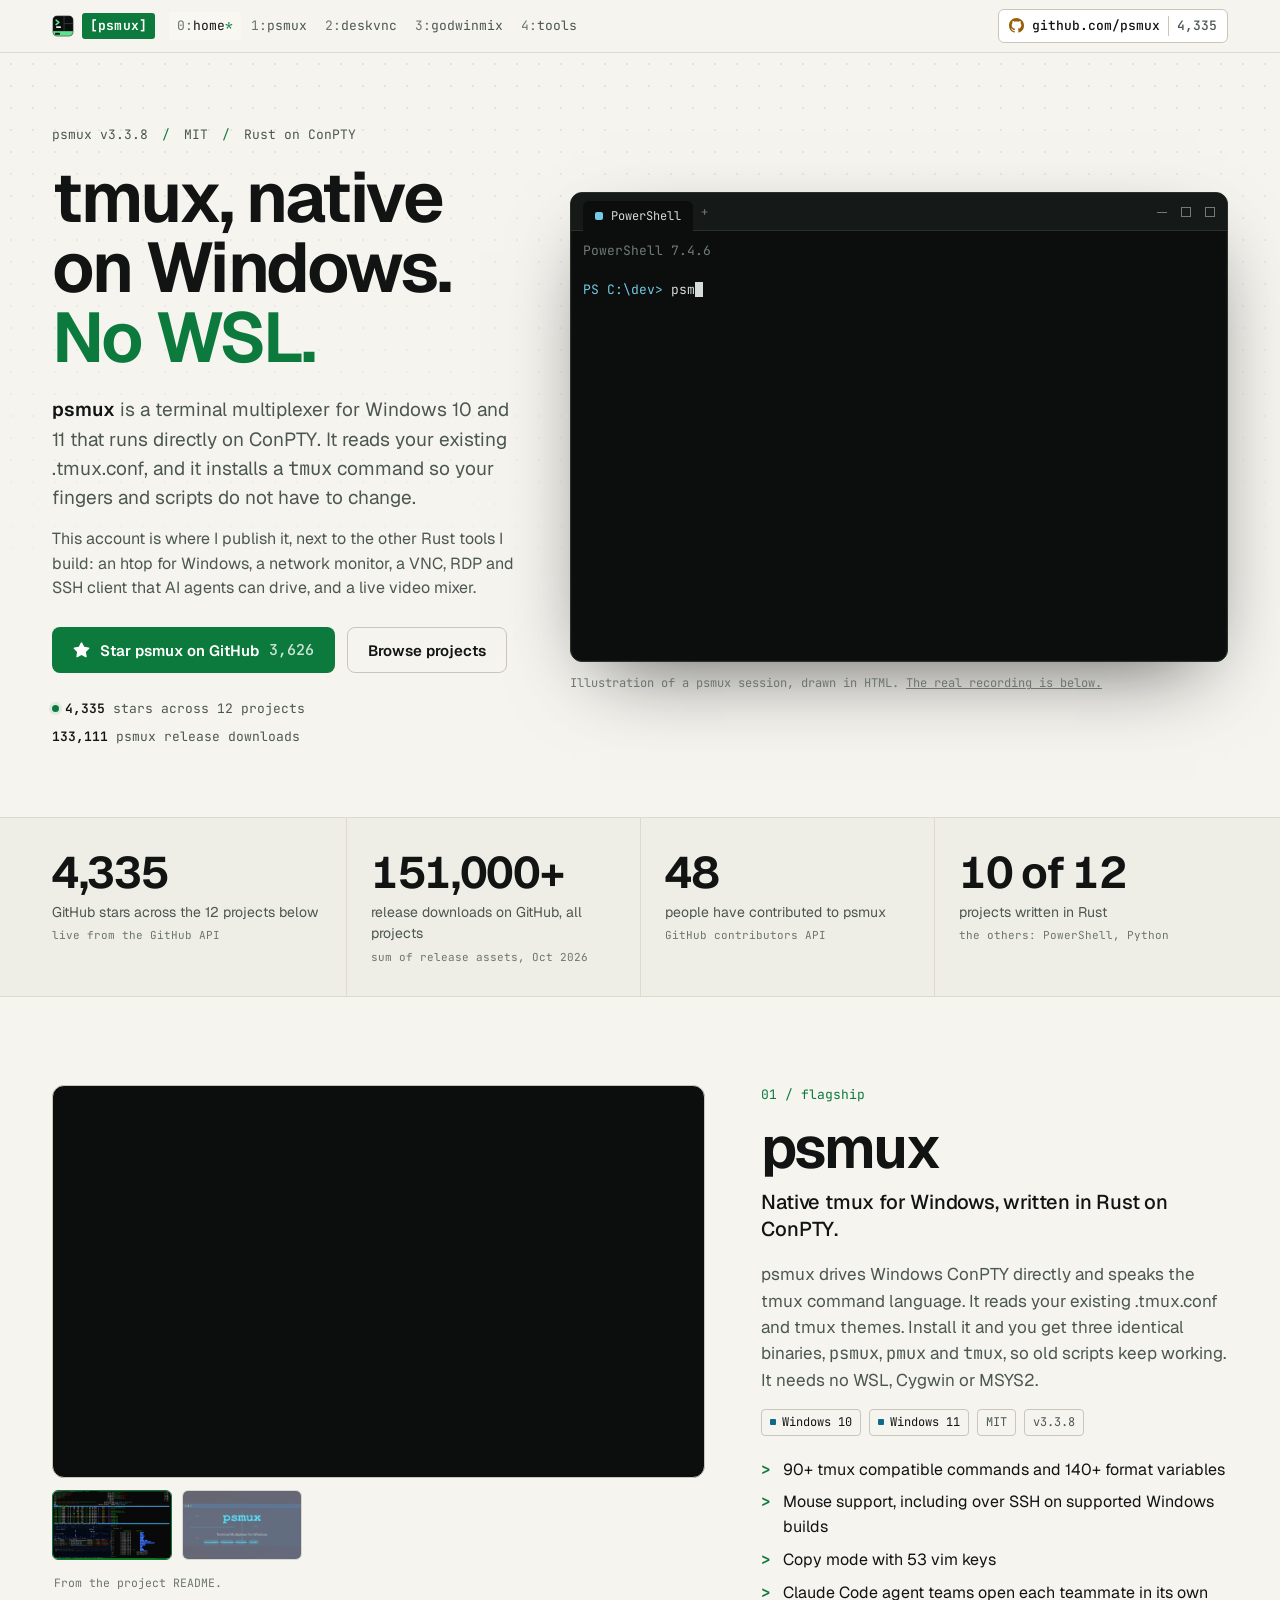
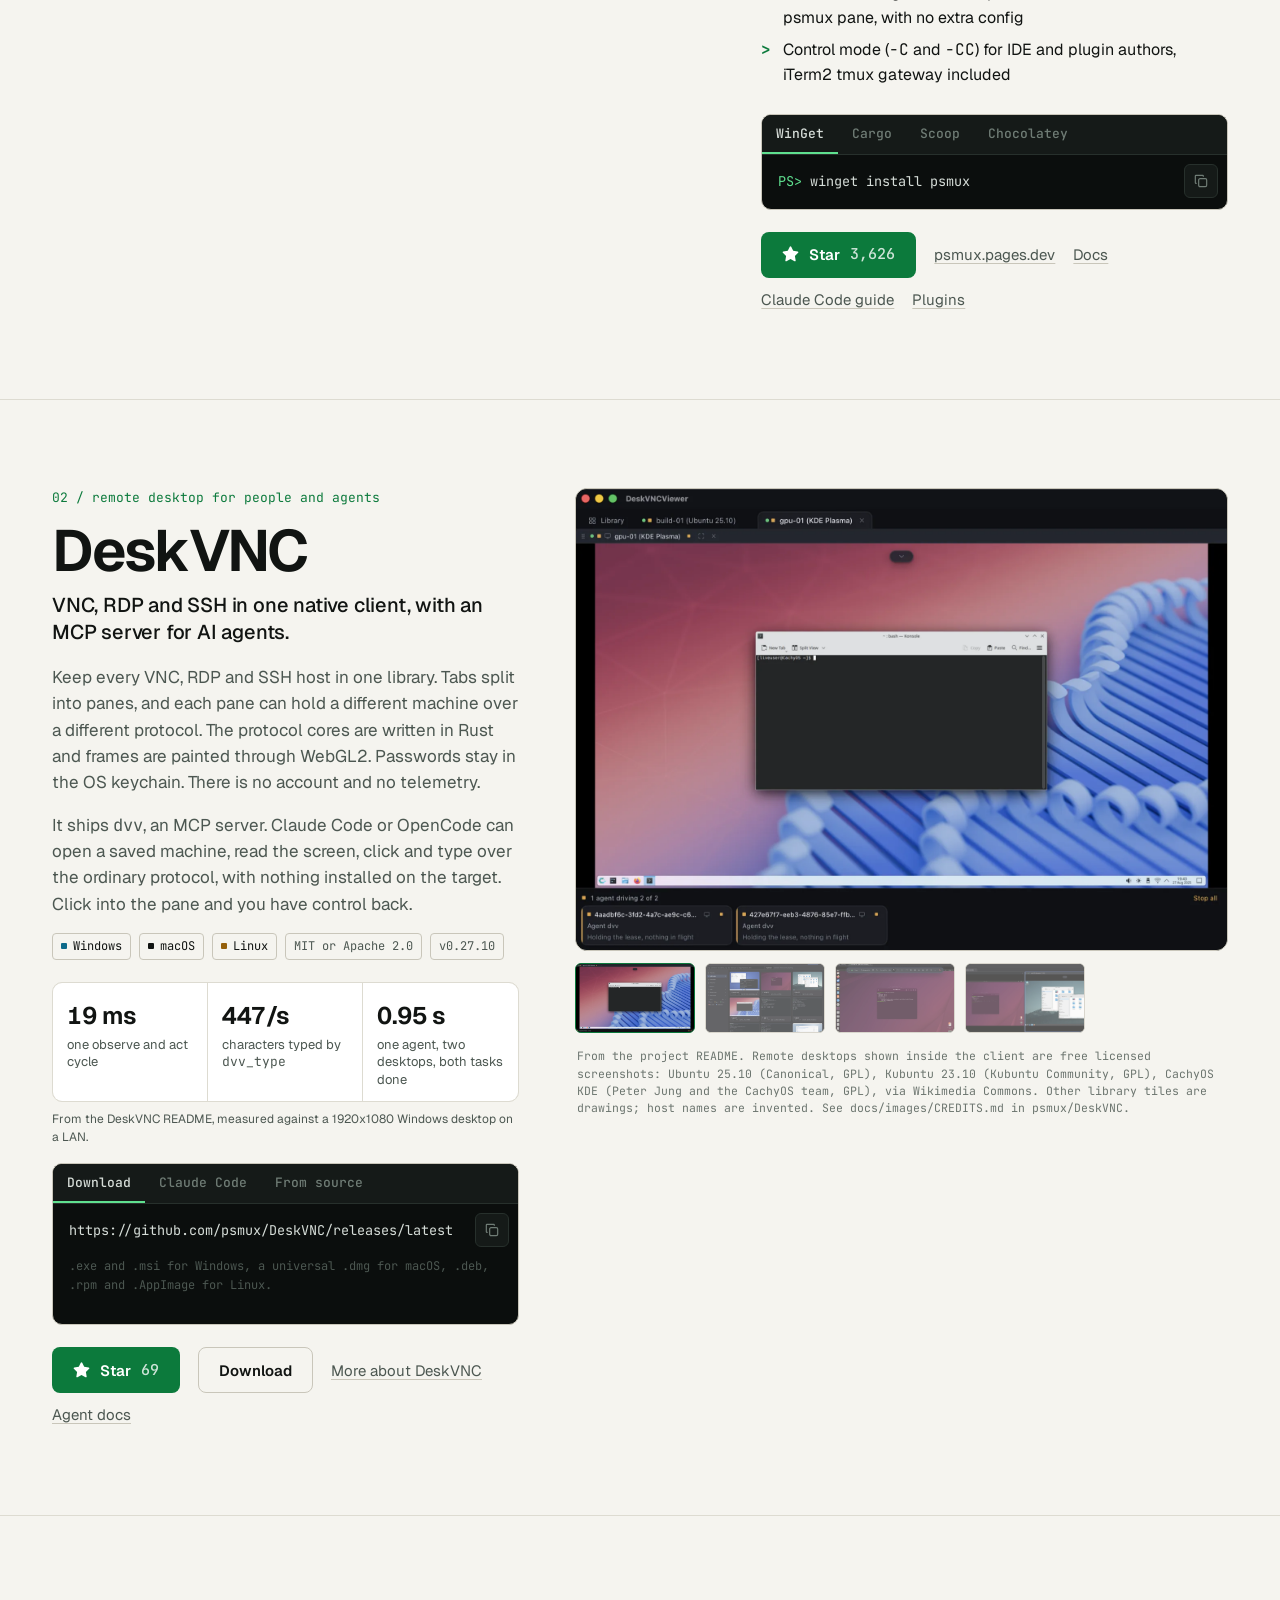
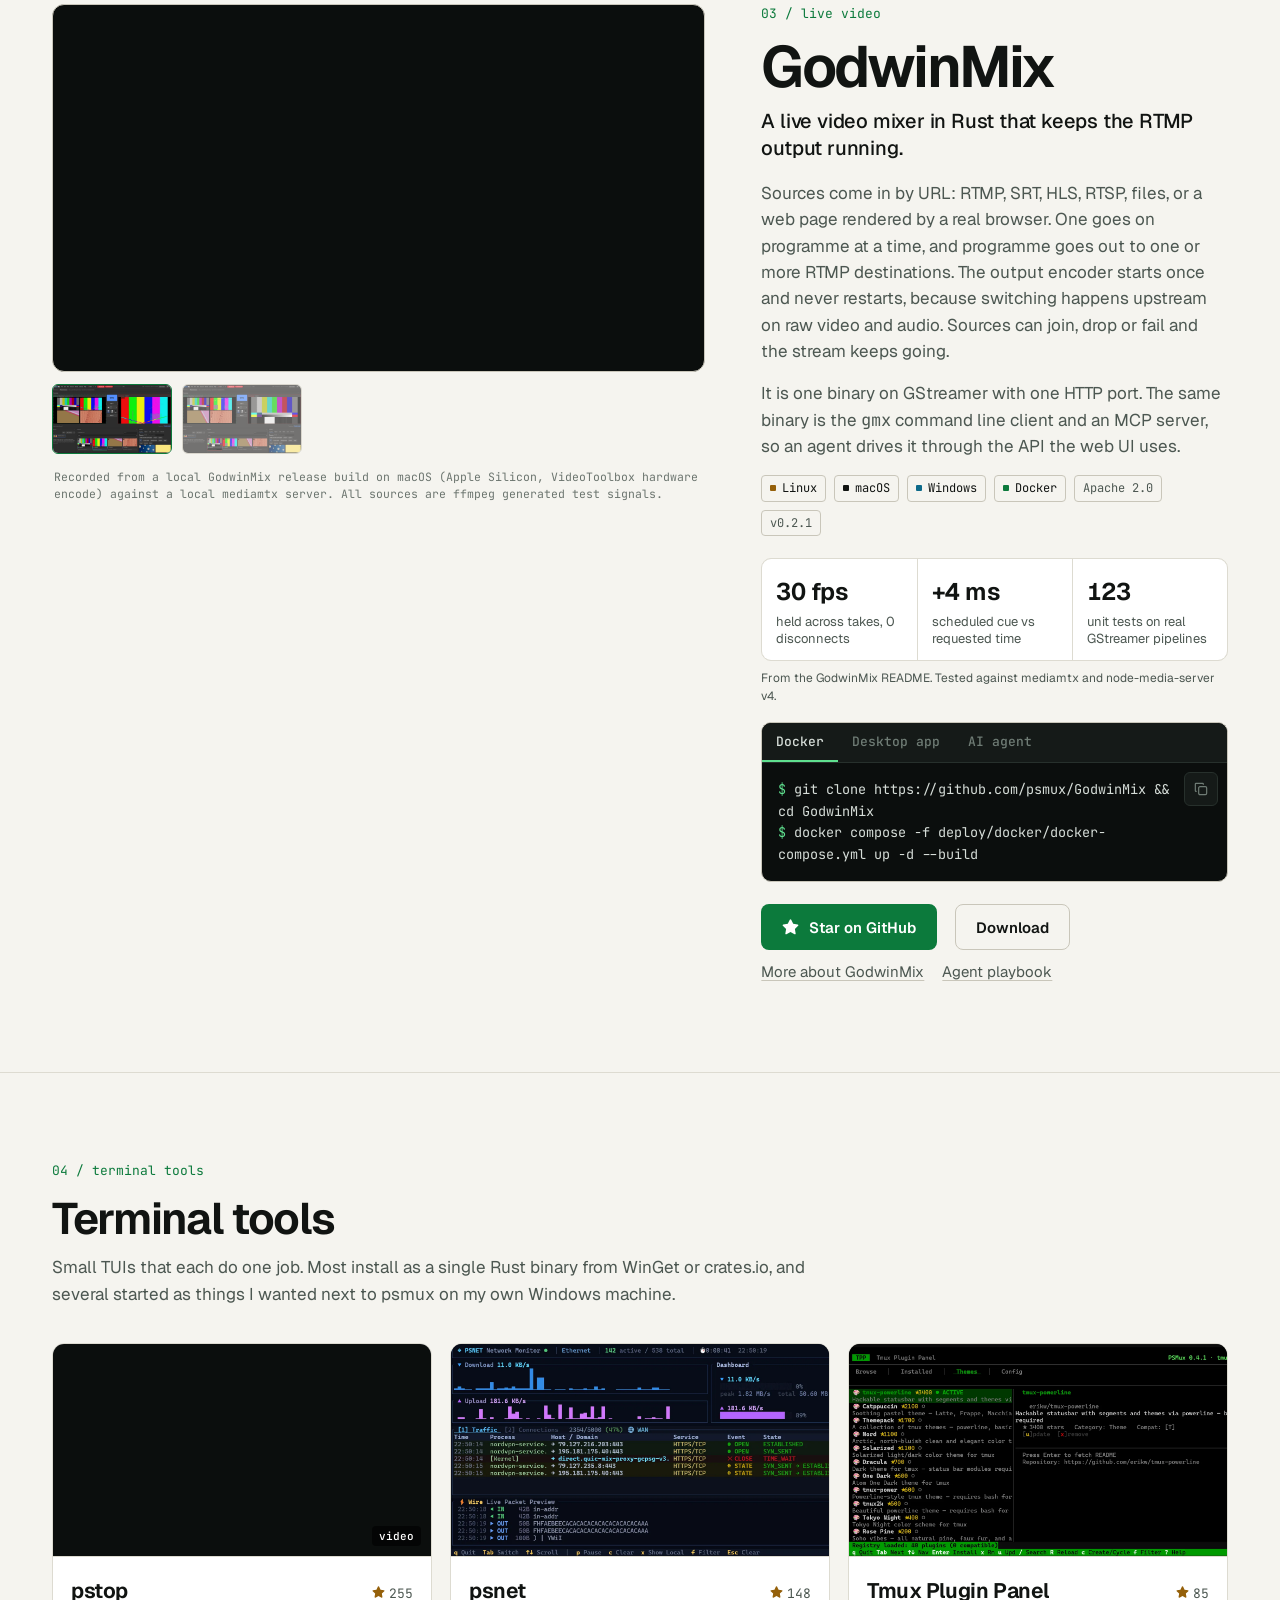
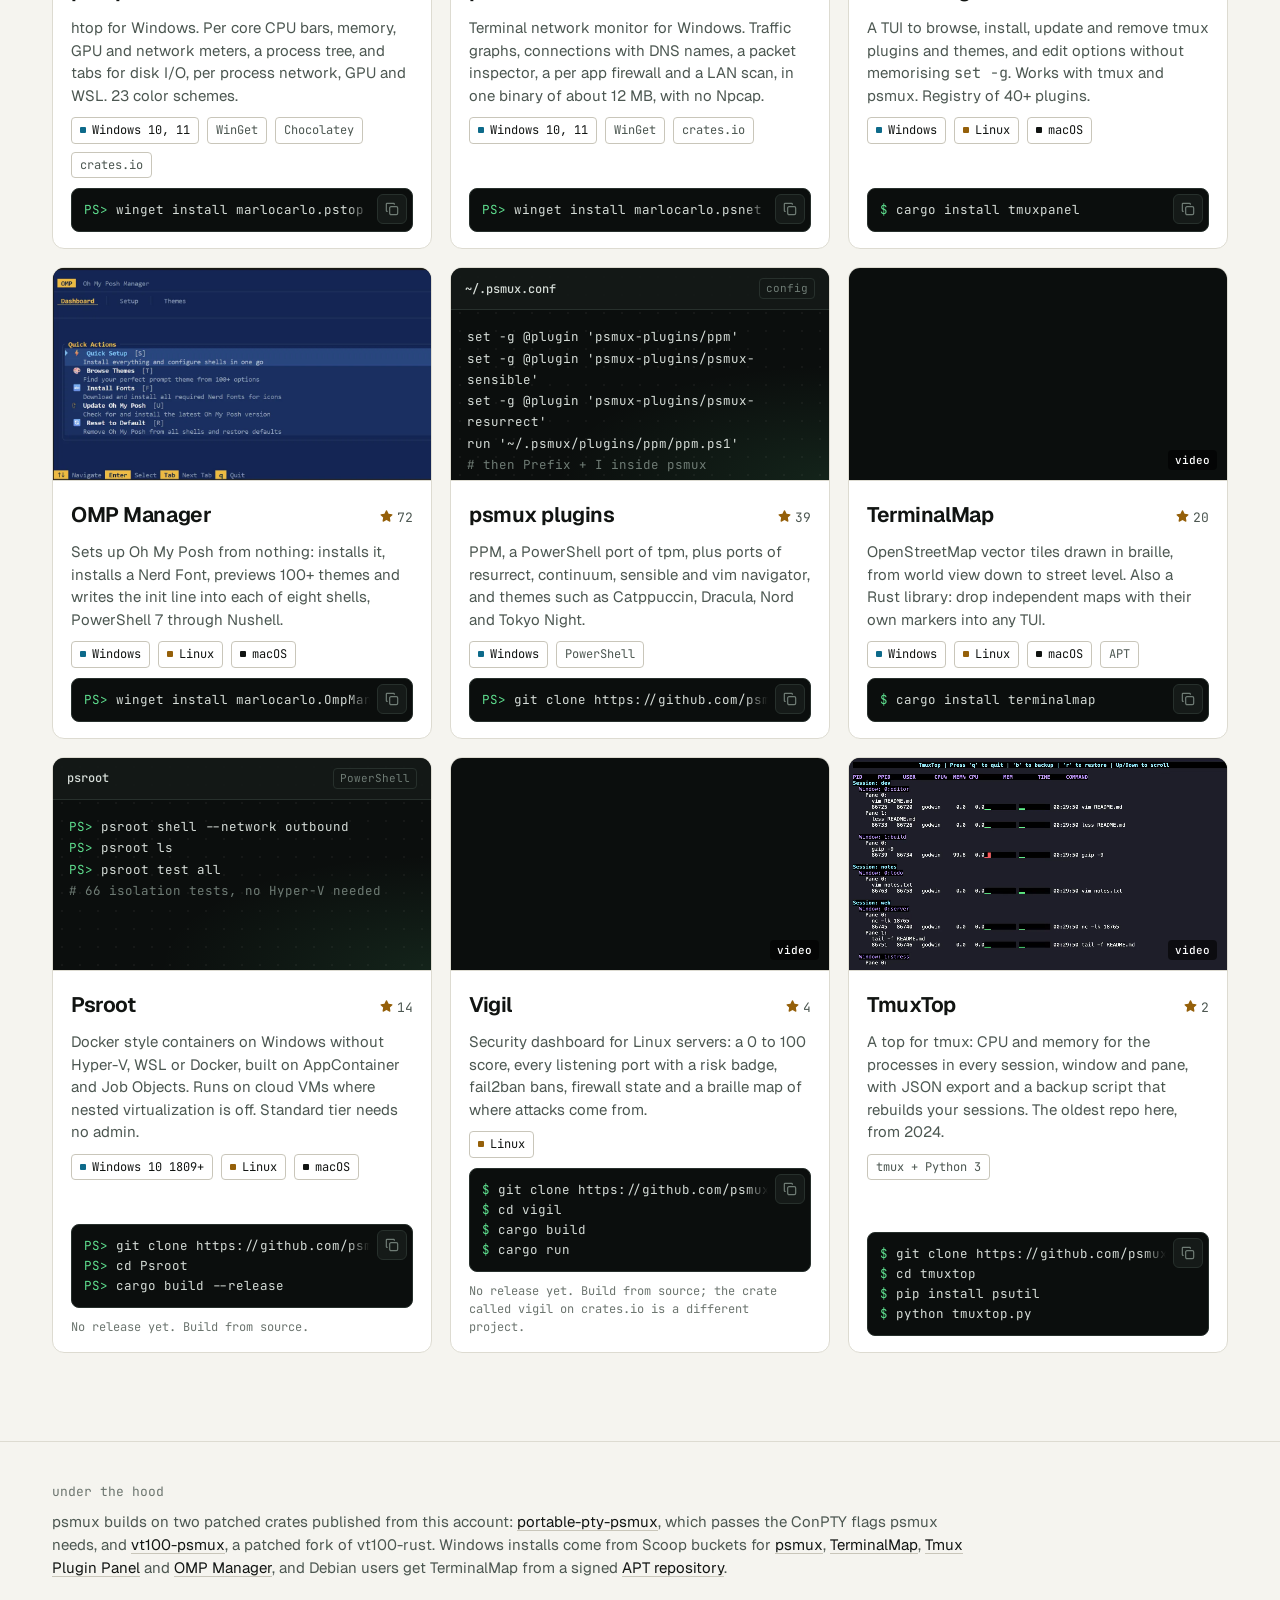
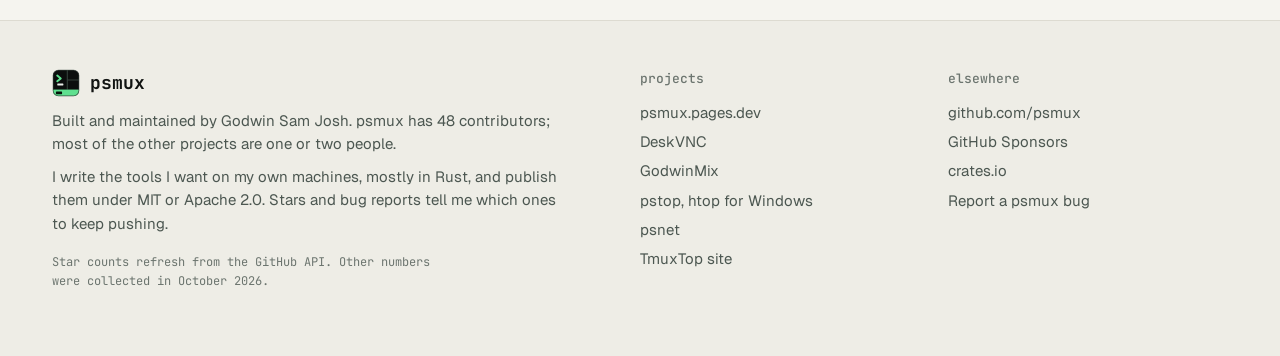
<file: index.html>
<!doctype html>
<html lang="en">
<head>
<meta charset="utf-8">
<meta name="viewport" content="width=device-width, initial-scale=1">
<title>psmux: tmux for Windows, htop for Windows and more open source Rust tools</title>
<meta name="description" content="Open source Rust tools by Godwin Sam Josh: psmux (native tmux for Windows, no WSL), pstop (htop for Windows), psnet, DeskVNC and GodwinMix.">
<link rel="canonical" href="https://psmux.github.io/">
<meta name="theme-color" content="#0a0c0b" media="(prefers-color-scheme: dark)">
<meta name="theme-color" content="#f5f4ef" media="(prefers-color-scheme: light)">
<meta name="author" content="Godwin Sam Josh">

<meta property="og:type" content="website">
<meta property="og:site_name" content="psmux">
<meta property="og:url" content="https://psmux.github.io/">
<meta property="og:title" content="psmux: native tmux for Windows, and the Rust tools around it">
<meta property="og:description" content="psmux (3.6k stars) runs tmux natively on Windows. Plus pstop, psnet, DeskVNC, GodwinMix and more open source Rust tools by Godwin Sam Josh.">
<meta property="og:image" content="https://psmux.github.io/assets/og.png">
<meta property="og:image:width" content="1200">
<meta property="og:image:height" content="630">
<meta property="og:image:alt" content="psmux: native tmux for Windows, and a family of open source Rust tools">
<meta name="twitter:card" content="summary_large_image">
<meta name="twitter:title" content="psmux: native tmux for Windows, and the Rust tools around it">
<meta name="twitter:description" content="tmux on Windows with no WSL, htop for Windows, a VNC, RDP and SSH client AI agents can drive, and a live video mixer. Open source, mostly Rust.">
<meta name="twitter:image" content="https://psmux.github.io/assets/og.png">

<link rel="icon" href="/assets/favicon.svg" type="image/svg+xml">
<link rel="apple-touch-icon" href="/assets/icon-180.png">
<link rel="preconnect" href="https://fonts.googleapis.com">
<link rel="preconnect" href="https://fonts.gstatic.com" crossorigin>
<link rel="stylesheet" href="https://fonts.googleapis.com/css2?family=Geist:wght@400;500;600;700&family=JetBrains+Mono:wght@400;500;700&display=swap">
<link rel="preconnect" href="https://api.github.com" crossorigin>
<link rel="stylesheet" href="/assets/site.css">
<script src="/assets/site.js" defer></script>

<script type="application/ld+json">
{
  "@context": "https://schema.org",
  "@graph": [
    {
      "@type": "Person",
      "@id": "https://psmux.github.io/#author",
      "name": "Godwin Sam Josh",
      "url": "https://psmux.github.io/",
      "sameAs": ["https://github.com/psmux"]
    },
    {
      "@type": "WebSite",
      "@id": "https://psmux.github.io/#site",
      "url": "https://psmux.github.io/",
      "name": "psmux",
      "description": "Open source Rust tools published under github.com/psmux by Godwin Sam Josh.",
      "author": {"@id": "https://psmux.github.io/#author"}
    },
    {
      "@type": "ItemList",
      "name": "Projects under github.com/psmux",
      "itemListElement": [
        {"@type": "ListItem", "position": 1, "item": {"@type": "SoftwareSourceCode", "name": "psmux", "description": "Native tmux for Windows, written in Rust on ConPTY. Reads .tmux.conf and needs no WSL.", "codeRepository": "https://github.com/psmux/psmux", "url": "https://psmux.pages.dev/", "programmingLanguage": "Rust", "license": "https://opensource.org/licenses/MIT", "runtimePlatform": "Windows 10, Windows 11", "author": {"@id": "https://psmux.github.io/#author"}}},
        {"@type": "ListItem", "position": 2, "item": {"@type": "SoftwareSourceCode", "name": "DeskVNC", "description": "VNC, RDP and SSH client for Windows, macOS and Linux with an MCP server for AI agents.", "codeRepository": "https://github.com/psmux/DeskVNC", "url": "https://psmux.github.io/deskvnc/", "programmingLanguage": "Rust", "license": "https://opensource.org/licenses/MIT", "runtimePlatform": "Windows, macOS, Linux", "author": {"@id": "https://psmux.github.io/#author"}}},
        {"@type": "ListItem", "position": 3, "item": {"@type": "SoftwareSourceCode", "name": "GodwinMix", "description": "Live video mixer in Rust that keeps the RTMP output running, with an HTTP API and an MCP server.", "codeRepository": "https://github.com/psmux/GodwinMix", "url": "https://psmux.github.io/godwinmix/", "programmingLanguage": "Rust", "license": "https://www.apache.org/licenses/LICENSE-2.0", "runtimePlatform": "Linux, macOS, Windows, Docker", "author": {"@id": "https://psmux.github.io/#author"}}},
        {"@type": "ListItem", "position": 4, "item": {"@type": "SoftwareSourceCode", "name": "pstop", "description": "htop for Windows: a terminal system monitor written in Rust.", "codeRepository": "https://github.com/psmux/pstop", "url": "https://psmux.github.io/pstop/", "programmingLanguage": "Rust", "license": "https://opensource.org/licenses/MIT", "runtimePlatform": "Windows 10, Windows 11", "author": {"@id": "https://psmux.github.io/#author"}}},
        {"@type": "ListItem", "position": 5, "item": {"@type": "SoftwareSourceCode", "name": "psnet", "description": "Terminal network monitor for Windows with nine tabs and no Npcap.", "codeRepository": "https://github.com/psmux/psnet", "url": "https://psmux.github.io/psnet/", "programmingLanguage": "Rust", "license": "https://opensource.org/licenses/MIT", "runtimePlatform": "Windows 10, Windows 11", "author": {"@id": "https://psmux.github.io/#author"}}},
        {"@type": "ListItem", "position": 6, "item": {"@type": "SoftwareSourceCode", "name": "Tmux Plugin Panel", "description": "TUI plugin and theme manager for tmux and psmux.", "codeRepository": "https://github.com/psmux/Tmux-Plugin-Panel", "programmingLanguage": "Rust", "license": "https://opensource.org/licenses/MIT", "author": {"@id": "https://psmux.github.io/#author"}}},
        {"@type": "ListItem", "position": 7, "item": {"@type": "SoftwareSourceCode", "name": "OMP Manager", "description": "Setup wizard TUI for Oh My Posh themes, fonts and shells.", "codeRepository": "https://github.com/psmux/omp-manager", "programmingLanguage": "Rust", "license": "https://opensource.org/licenses/MIT", "author": {"@id": "https://psmux.github.io/#author"}}},
        {"@type": "ListItem", "position": 8, "item": {"@type": "SoftwareSourceCode", "name": "psmux plugins", "description": "Plugin manager and tmux plugin ports for psmux, in PowerShell.", "codeRepository": "https://github.com/psmux/psmux-plugins", "programmingLanguage": "PowerShell", "author": {"@id": "https://psmux.github.io/#author"}}},
        {"@type": "ListItem", "position": 9, "item": {"@type": "SoftwareSourceCode", "name": "TerminalMap", "description": "OpenStreetMap in the terminal, as an app and a Rust library.", "codeRepository": "https://github.com/psmux/TerminalMap", "programmingLanguage": "Rust", "license": "https://opensource.org/licenses/MIT", "author": {"@id": "https://psmux.github.io/#author"}}},
        {"@type": "ListItem", "position": 10, "item": {"@type": "SoftwareSourceCode", "name": "Psroot", "description": "Containers on Windows without Hyper-V, WSL or Docker, using AppContainer.", "codeRepository": "https://github.com/psmux/Psroot", "programmingLanguage": "Rust", "author": {"@id": "https://psmux.github.io/#author"}}},
        {"@type": "ListItem", "position": 11, "item": {"@type": "SoftwareSourceCode", "name": "Vigil", "description": "Terminal security dashboard for Linux servers, written in Rust.", "codeRepository": "https://github.com/psmux/vigil", "programmingLanguage": "Rust", "license": "https://opensource.org/licenses/MIT", "author": {"@id": "https://psmux.github.io/#author"}}},
        {"@type": "ListItem", "position": 12, "item": {"@type": "SoftwareSourceCode", "name": "TmuxTop", "description": "Top style monitor for tmux sessions, with backup and restore.", "codeRepository": "https://github.com/psmux/tmuxtop", "url": "https://psmux.github.io/tmuxtop/", "programmingLanguage": "Python", "license": "https://opensource.org/licenses/MIT", "author": {"@id": "https://psmux.github.io/#author"}}}
      ]
    }
  ]
}
</script>
</head>
<body>
<svg width="0" height="0" style="position:absolute" aria-hidden="true">
  <symbol id="i-star" viewBox="0 0 16 16"><path d="M8 .25a.75.75 0 0 1 .673.418l1.882 3.815 4.21.612a.75.75 0 0 1 .416 1.279l-3.046 2.97.719 4.192a.751.751 0 0 1-1.088.791L8 12.347l-3.766 1.98a.75.75 0 0 1-1.088-.79l.72-4.194L.818 6.374a.75.75 0 0 1 .416-1.28l4.21-.611L7.327.668A.75.75 0 0 1 8 .25Z"/></symbol>
  <symbol id="i-gh" viewBox="0 0 16 16"><path d="M8 0c4.42 0 8 3.58 8 8a8.013 8.013 0 0 1-5.45 7.59c-.4.08-.55-.17-.55-.38 0-.27.01-1.13.01-2.2 0-.75-.25-1.23-.54-1.48 1.78-.2 3.65-.88 3.65-3.95 0-.88-.31-1.59-.82-2.15.08-.2.36-1.02-.08-2.12 0 0-.67-.22-2.2.82-.64-.18-1.32-.27-2-.27-.68 0-1.36.09-2 .27-1.53-1.03-2.2-.82-2.2-.82-.44 1.1-.16 1.92-.08 2.12-.51.56-.82 1.28-.82 2.15 0 3.06 1.86 3.75 3.64 3.95-.23.2-.44.55-.51 1.07-.46.21-1.61.55-2.33-.66-.15-.24-.6-.83-1.23-.82-.67.01-.27.38.01.53.34.19.73.9.82 1.13.16.45.68 1.31 2.69.94 0 .67.01 1.3.01 1.49 0 .21-.15.45-.55.38A7.995 7.995 0 0 1 0 8c0-4.42 3.58-8 8-8Z"/></symbol>
  <symbol id="i-copy" viewBox="0 0 24 24"><rect x="8.5" y="8.5" width="12" height="12" rx="2"/><path d="M15.5 5.5v-1a1 1 0 0 0-1-1h-10a1 1 0 0 0-1 1v10a1 1 0 0 0 1 1h1"/></symbol>
  <symbol id="i-check" viewBox="0 0 24 24"><path d="M4.5 12.5l5 5 10-11"/></symbol>
</svg>

<a class="skip" href="#main">Skip to content</a>

<header class="statusline">
  <nav class="wrap" aria-label="Main">
    <a class="session" href="/" aria-label="psmux home"><img src="/assets/favicon.svg" alt="" width="22" height="22"><span class="tag">[psmux]</span></a>
    <ul class="windows">
      <li><a href="#top" data-win="top"><span class="n">0:</span>home</a></li>
      <li><a href="#psmux" data-win="psmux"><span class="n">1:</span>psmux</a></li>
      <li><a href="#deskvnc" data-win="deskvnc"><span class="n">2:</span>deskvnc</a></li>
      <li><a href="#godwinmix" data-win="godwinmix"><span class="n">3:</span>godwinmix</a></li>
      <li><a href="#tools" data-win="tools"><span class="n">4:</span>tools</a></li>
    </ul>
    <div class="status-right">
      <a class="star-btn" href="https://github.com/psmux" aria-label="psmux on GitHub, total stars">
        <svg aria-hidden="true"><use href="#i-gh"/></svg>github.com/psmux
        <span class="count"><span data-total-stars>4,335</span></span>
      </a>
    </div>
  </nav>
</header>

<main id="main">

<section class="hero" id="top" aria-labelledby="hero-title">
  <div class="wrap hero-grid">
    <div>
      <p class="eyebrow"><span>psmux <span data-release="psmux">v3.3.8</span></span><span class="dot">/</span><span>MIT</span><span class="dot">/</span><span>Rust on ConPTY</span></p>
      <!-- GODWIN: rewrite in your voice (headline) -->
      <h1 id="hero-title">tmux, native on Windows. <em>No WSL.</em></h1>
      <!-- GODWIN: rewrite in your voice (the "fingers and scripts" clause) -->
      <p class="lede"><strong>psmux</strong> is a terminal multiplexer for Windows 10 and 11 that runs directly on ConPTY. It reads your existing .tmux.conf, and it installs a <code>tmux</code> command so your fingers and scripts do not have to change.</p>
      <!-- GODWIN: rewrite in your voice (account statement) -->
      <p class="lede-2">This account is where I publish it, next to the other Rust tools I build: an htop for Windows, a network monitor, a VNC, RDP and SSH client that AI agents can drive, and a live video mixer.</p>
      <div class="cta">
        <a class="btn btn-primary" href="https://github.com/psmux/psmux" data-star-link="psmux">
          <svg aria-hidden="true"><use href="#i-star"/></svg>Star psmux on GitHub <span class="count" data-stars="psmux">3,626</span>
        </a>
        <a class="btn btn-ghost" href="#tools">Browse projects</a>
      </div>
      <p class="hero-proof">
        <span><span class="live-dot" aria-hidden="true"></span><b data-total-stars>4,335</b> stars across 12 projects</span>
        <span><b>133,111</b> psmux release downloads</span>
      </p>
    </div>

    <figure class="term-figure">
      <div class="term" id="hero-term" aria-hidden="true">
        <div class="term-chrome">
          <span class="term-tab"><i></i>PowerShell</span><span>+</span>
          <span class="spacer"></span>
          <span class="ctl"><span></span><span></span><span></span></span>
        </div>
        <div class="term-screen">
          <div class="panes" data-layout="1">
            <div class="pane p0 active"><pre></pre></div>
            <div class="pane p1"><pre></pre></div>
            <div class="pane p2"><pre></pre></div>
          </div>
          <div class="tstatus"><span class="st-left">[work] <span class="w-active">0:pwsh*</span></span><span class="st-right">"DESKTOP" 14:02 08 Oct 26</span></div>
          <div class="keys"><kbd>Ctrl</kbd>+<kbd>b</kbd> <kbd>%</kbd><span class="what">split-window -h</span></div>
        </div>
      </div>
      <figcaption class="term-caption">Illustration of a psmux session, drawn in HTML. <a href="#psmux">The real recording is below.</a></figcaption>
    </figure>
  </div>
</section>

<section class="numbers" aria-label="Project numbers">
  <div class="wrap">
    <ul>
      <li><span class="big" data-total-stars>4,335</span><span class="lbl">GitHub stars across the 12 projects below</span><span class="src">live from the GitHub API</span></li>
      <li><span class="big">151,000+</span><span class="lbl">release downloads on GitHub, all projects</span><span class="src">sum of release assets, Oct 2026</span></li>
      <li><span class="big">48</span><span class="lbl">people have contributed to psmux</span><span class="src">GitHub contributors API</span></li>
      <li><span class="big">10 of 12</span><span class="lbl">projects written in Rust</span><span class="src">the others: PowerShell, Python</span></li>
    </ul>
  </div>
</section>

<!-- ================= psmux ================= -->
<section class="section" id="psmux" aria-labelledby="psmux-title">
  <div class="wrap feature">
    <div class="feature-media">
      <div class="media-slot" data-media="psmux" data-variant="feature">
        <div class="frame">
          <div class="ph">
            <div class="ph-bar"><b>psmux</b><span>quick start</span></div>
<pre><span class="pr">PS&gt;</span> winget install psmux
<span class="pr">PS&gt;</span> psmux new-session -s work
<span class="cm"># or type tmux. psmux, pmux and tmux are the same binary.</span></pre>
            <dl class="spec"><dt>release</dt><dd>v3.3.8, August 2026</dd><dt>runs on</dt><dd>Windows 10, Windows 11</dd><dt>binaries</dt><dd>psmux, pmux, tmux</dd><dt>downloads</dt><dd><b>133,111</b> from GitHub releases</dd><dt>license</dt><dd>MIT</dd></dl>
          </div>
        </div>
      </div>
    </div>
    <div class="feature-copy">
      <span class="kicker">01 / flagship</span>
      <h2 id="psmux-title">psmux</h2>
      <p class="sub">Native tmux for Windows, written in Rust on ConPTY.</p>
      <p>psmux drives Windows ConPTY directly and speaks the tmux command language. It reads your existing .tmux.conf and tmux themes. Install it and you get three identical binaries, <code>psmux</code>, <code>pmux</code> and <code>tmux</code>, so old scripts keep working. It needs no WSL, Cygwin or MSYS2.</p>
      <ul class="meta-row" aria-label="Platforms and license">
        <li class="chip os win">Windows 10</li><li class="chip os win">Windows 11</li><li class="chip">MIT</li><li class="chip"><span data-release="psmux">v3.3.8</span></li>
      </ul>
      <ul class="ticks">
        <li>90+ tmux compatible commands and 140+ format variables</li>
        <li>Mouse support, including over SSH on supported Windows builds</li>
        <li>Copy mode with 53 vim keys</li>
        <li>Claude Code agent teams open each teammate in its own psmux pane, with no extra config</li>
        <li>Control mode (<code>-C</code> and <code>-CC</code>) for IDE and plugin authors, iTerm2 tmux gateway included</li>
      </ul>

      <div class="install" data-tabs>
        <div class="install-tabs" role="tablist" aria-label="Install psmux">
          <button role="tab" aria-selected="true">WinGet</button>
          <button role="tab" aria-selected="false">Cargo</button>
          <button role="tab" aria-selected="false">Scoop</button>
          <button role="tab" aria-selected="false">Chocolatey</button>
        </div>
        <div class="cmd" role="tabpanel"><pre><code><span class="pr">PS&gt; </span>winget install psmux</code></pre></div>
        <div class="cmd" role="tabpanel" hidden><pre><code><span class="pr">PS&gt; </span>cargo install psmux</code></pre></div>
        <div class="cmd" role="tabpanel" hidden><pre><code><span class="pr">PS&gt; </span>scoop bucket add psmux https://github.com/psmux/scoop-psmux
<span class="pr">PS&gt; </span>scoop install psmux</code></pre></div>
        <div class="cmd" role="tabpanel" hidden><pre><code><span class="pr">PS&gt; </span>choco install psmux</code></pre></div>
      </div>

      <div class="links">
        <a class="btn btn-primary" href="https://github.com/psmux/psmux"><svg aria-hidden="true"><use href="#i-star"/></svg>Star <span class="count" data-stars="psmux">3,626</span></a>
        <a href="https://psmux.pages.dev/">psmux.pages.dev</a>
        <a href="https://github.com/psmux/psmux/blob/master/docs/README.md">Docs</a>
        <a href="https://github.com/psmux/psmux/blob/master/docs/claude-code.md">Claude Code guide</a>
        <a href="https://github.com/psmux/psmux-plugins">Plugins</a>
      </div>
    </div>
  </div>
</section>

<!-- ================= DeskVNC ================= -->
<section class="section" id="deskvnc" aria-labelledby="deskvnc-title">
  <div class="wrap feature flip">
    <div class="feature-media">
      <div class="media-slot" data-media="DeskVNC" data-variant="feature">
        <div class="frame">
          <div class="ph">
            <div class="ph-bar"><b>DeskVNC</b><span>quick start</span></div>
<pre><span class="cm"># download for Windows, macOS or Linux</span>
https://github.com/psmux/DeskVNC/releases/latest

<span class="cm"># then hand it to Claude Code (macOS path)</span>
<span class="pr">$</span> claude mcp add deskvnc -- /Applications/DeskVNCViewer.app/Contents/MacOS/dvv mcp --stdio</pre>
            <dl class="spec"><dt>release</dt><dd>v0.27.10, October 2026</dd><dt>runs on</dt><dd>Windows, macOS, Linux</dd><dt>protocols</dt><dd>VNC (RFB 3.3 to 3.8), RDP, SSH and SFTP</dd><dt>agents</dt><dd>dvv MCP server, stdio or HTTP</dd><dt>license</dt><dd>MIT or Apache 2.0</dd></dl>
          </div>
        </div>
      </div>
    </div>
    <div class="feature-copy">
      <span class="kicker">02 / remote desktop for people and agents</span>
      <h2 id="deskvnc-title">DeskVNC</h2>
      <p class="sub">VNC, RDP and SSH in one native client, with an MCP server for AI agents.</p>
      <p>Keep every VNC, RDP and SSH host in one library. Tabs split into panes, and each pane can hold a different machine over a different protocol. The protocol cores are written in Rust and frames are painted through WebGL2. Passwords stay in the OS keychain. There is no account and no telemetry.</p>
      <p>It ships <code>dvv</code>, an MCP server. Claude Code or OpenCode can open a saved machine, read the screen, click and type over the ordinary protocol, with nothing installed on the target. Click into the pane and you have control back.</p>
      <ul class="meta-row" aria-label="Platforms and license">
        <li class="chip os win">Windows</li><li class="chip os mac">macOS</li><li class="chip os lin">Linux</li><li class="chip">MIT or Apache 2.0</li><li class="chip"><span data-release="DeskVNC">v0.27.10</span></li>
      </ul>
      <div class="proof">
        <div><b>19 ms</b><span>one observe and act cycle</span></div>
        <div><b>447/s</b><span>characters typed by <code>dvv_type</code></span></div>
        <div><b>0.95 s</b><span>one agent, two desktops, both tasks done</span></div>
      </div>
      <p class="proof-note">From the DeskVNC README, measured against a 1920x1080 Windows desktop on a LAN.</p>

      <div class="install" data-tabs>
        <div class="install-tabs" role="tablist" aria-label="Install DeskVNC">
          <button role="tab" aria-selected="true">Download</button>
          <button role="tab" aria-selected="false">Claude Code</button>
          <button role="tab" aria-selected="false">From source</button>
        </div>
        <div class="cmd" role="tabpanel"><pre><code>https://github.com/psmux/DeskVNC/releases/latest</code></pre>
          <p class="install-foot">.exe and .msi for Windows, a universal .dmg for macOS, .deb, .rpm and .AppImage for Linux.</p></div>
        <div class="cmd" role="tabpanel" hidden><pre><code><span class="pr">$ </span>claude mcp add deskvnc -- /Applications/DeskVNCViewer.app/Contents/MacOS/dvv mcp --stdio</code></pre>
          <p class="install-foot">macOS path shown. See <a href="https://github.com/psmux/DeskVNC/blob/main/docs/AGENTS.md">docs/AGENTS.md</a> for the others.</p></div>
        <div class="cmd" role="tabpanel" hidden><pre><code><span class="pr">$ </span>npm install --prefix ui
<span class="pr">$ </span>cargo install tauri-cli --version "^2"
<span class="pr">$ </span>cargo tauri build</code></pre></div>
      </div>

      <div class="links">
        <a class="btn btn-primary" href="https://github.com/psmux/DeskVNC"><svg aria-hidden="true"><use href="#i-star"/></svg>Star <span class="count" data-stars="DeskVNC">69</span></a>
        <a class="btn btn-ghost" href="https://github.com/psmux/DeskVNC/releases/latest">Download</a>
        <a href="/deskvnc/">More about DeskVNC</a>
        <a href="https://github.com/psmux/DeskVNC/blob/main/docs/AGENTS.md">Agent docs</a>
      </div>
    </div>
  </div>
</section>

<!-- ================= GodwinMix ================= -->
<section class="section" id="godwinmix" aria-labelledby="godwinmix-title">
  <div class="wrap feature">
    <div class="feature-media">
      <div class="media-slot" data-media="GodwinMix" data-variant="feature">
        <div class="frame">
          <div class="ph">
            <div class="ph-bar"><b>GodwinMix</b><span>quick start</span></div>
<pre><span class="pr">$</span> git clone https://github.com/psmux/GodwinMix &amp;&amp; cd GodwinMix
<span class="pr">$</span> docker compose -f deploy/docker/docker-compose.yml up -d --build

<span class="cm"># let an agent run the show</span>
<span class="pr">$</span> claude mcp add godwinmix -- godwinmix mcp</pre>
            <dl class="spec"><dt>release</dt><dd>v0.2.1, October 2026</dd><dt>runs on</dt><dd>Linux, macOS, Windows, Docker</dd><dt>inputs</dt><dd>RTMP, SRT, HLS, RTSP, files, web pages</dd><dt>output</dt><dd>one or more RTMP destinations</dd><dt>license</dt><dd>Apache 2.0</dd></dl>
          </div>
        </div>
      </div>
    </div>
    <div class="feature-copy">
      <span class="kicker">03 / live video</span>
      <h2 id="godwinmix-title">GodwinMix</h2>
      <p class="sub">A live video mixer in Rust that keeps the RTMP output running.</p>
      <p>Sources come in by URL: RTMP, SRT, HLS, RTSP, files, or a web page rendered by a real browser. One goes on programme at a time, and programme goes out to one or more RTMP destinations. The output encoder starts once and never restarts, because switching happens upstream on raw video and audio. Sources can join, drop or fail and the stream keeps going.</p>
      <p>It is one binary on GStreamer with one HTTP port. The same binary is the <code>gmx</code> command line client and an MCP server, so an agent drives it through the API the web UI uses.</p>
      <ul class="meta-row" aria-label="Platforms and license">
        <li class="chip os lin">Linux</li><li class="chip os mac">macOS</li><li class="chip os win">Windows</li><li class="chip os dock">Docker</li><li class="chip">Apache 2.0</li><li class="chip"><span data-release="GodwinMix">v0.2.1</span></li>
      </ul>
      <div class="proof">
        <div><b>30 fps</b><span>held across takes, 0 disconnects</span></div>
        <div><b>+4 ms</b><span>scheduled cue vs requested time</span></div>
        <div><b>123</b><span>unit tests on real GStreamer pipelines</span></div>
      </div>
      <p class="proof-note">From the GodwinMix README. Tested against mediamtx and node-media-server v4.</p>

      <div class="install" data-tabs>
        <div class="install-tabs" role="tablist" aria-label="Install GodwinMix">
          <button role="tab" aria-selected="true">Docker</button>
          <button role="tab" aria-selected="false">Desktop app</button>
          <button role="tab" aria-selected="false">AI agent</button>
        </div>
        <div class="cmd" role="tabpanel"><pre><code><span class="pr">$ </span>git clone https://github.com/psmux/GodwinMix &amp;&amp; cd GodwinMix
<span class="pr">$ </span>docker compose -f deploy/docker/docker-compose.yml up -d --build</code></pre></div>
        <div class="cmd" role="tabpanel" hidden><pre><code>https://github.com/psmux/GodwinMix/releases/latest</code></pre>
          <p class="install-foot">.exe or .msi on Windows, .dmg on Apple Silicon, .deb and .AppImage on Linux.</p></div>
        <div class="cmd" role="tabpanel" hidden><pre><code><span class="pr">$ </span>claude mcp add godwinmix -- godwinmix mcp
<span class="pr">$ </span>godwinmix skill install --for claude</code></pre></div>
      </div>

      <div class="links">
        <a class="btn btn-primary" href="https://github.com/psmux/GodwinMix"><svg aria-hidden="true"><use href="#i-star"/></svg>Star on GitHub</a>
        <a class="btn btn-ghost" href="https://github.com/psmux/GodwinMix/releases/latest">Download</a>
        <a href="/godwinmix/">More about GodwinMix</a>
        <a href="https://github.com/psmux/GodwinMix/blob/main/docs/agents.md">Agent playbook</a>
      </div>
    </div>
  </div>
</section>

<!-- ================= Tools ================= -->
<section class="section" id="tools" aria-labelledby="tools-title">
  <div class="wrap">
    <div class="section-head">
      <span class="kicker">04 / terminal tools</span>
      <h2 id="tools-title">Terminal tools</h2>
      <!-- GODWIN: rewrite in your voice -->
      <p>Small TUIs that each do one job. Most install as a single Rust binary from WinGet or crates.io, and several started as things I wanted next to psmux on my own Windows machine.</p>
    </div>

    <div class="grid">

      <article class="card" data-repo="pstop">
        <div class="card-media media-slot" data-media="pstop">
          <div class="ph"><div class="ph-bar"><b>pstop</b><span>quick start</span></div><pre><span class="pr">PS&gt;</span> pstop --install-alias
<span class="pr">PS&gt;</span> htop</pre></div>
        </div>
        <div class="card-body">
          <div class="card-title"><h3><a href="/pstop/">pstop</a></h3><span class="stars"><svg aria-hidden="true"><use href="#i-star"/></svg><span data-stars="pstop">255</span></span></div>
          <p>htop for Windows. Per core CPU bars, memory, GPU and network meters, a process tree, and tabs for disk I/O, per process network, GPU and WSL. 23 color schemes.</p>
          <ul class="meta-row"><li class="chip os win">Windows 10, 11</li><li class="chip">WinGet</li><li class="chip">Chocolatey</li><li class="chip">crates.io</li></ul>
          <div class="cmd"><pre><code><span class="pr">PS&gt; </span>winget install marlocarlo.pstop</code></pre></div>
        </div>
      </article>

      <article class="card" data-repo="psnet">
        <div class="card-media media-slot" data-media="psnet">
          <div class="ph"><div class="ph-bar"><b>psnet</b><span>quick start</span></div><pre><span class="pr">PS&gt;</span> psnet
<span class="cm"># nine tabs, no Npcap</span></pre></div>
        </div>
        <div class="card-body">
          <div class="card-title"><h3><a href="/psnet/">psnet</a></h3><span class="stars"><svg aria-hidden="true"><use href="#i-star"/></svg><span data-stars="psnet">148</span></span></div>
          <p>Terminal network monitor for Windows. Traffic graphs, connections with DNS names, a packet inspector, a per app firewall and a LAN scan, in one binary of about 12 MB, with no Npcap.</p>
          <ul class="meta-row"><li class="chip os win">Windows 10, 11</li><li class="chip">WinGet</li><li class="chip">crates.io</li></ul>
          <div class="cmd"><pre><code><span class="pr">PS&gt; </span>winget install marlocarlo.psnet</code></pre></div>
        </div>
      </article>

      <article class="card" data-repo="Tmux-Plugin-Panel">
        <div class="card-media media-slot" data-media="Tmux-Plugin-Panel">
          <div class="ph"><div class="ph-bar"><b>tmuxpanel</b><span>quick start</span></div><pre><span class="pr">$</span> tmuxplugins
<span class="pr">$</span> tmuxthemes</pre></div>
        </div>
        <div class="card-body">
          <div class="card-title"><h3><a href="https://github.com/psmux/Tmux-Plugin-Panel">Tmux Plugin Panel</a></h3><span class="stars"><svg aria-hidden="true"><use href="#i-star"/></svg><span data-stars="Tmux-Plugin-Panel">85</span></span></div>
          <p>A TUI to browse, install, update and remove tmux plugins and themes, and edit options without memorising <code>set -g</code>. Works with tmux and psmux. Registry of 40+ plugins.</p>
          <ul class="meta-row"><li class="chip os win">Windows</li><li class="chip os lin">Linux</li><li class="chip os mac">macOS</li></ul>
          <div class="cmd"><pre><code><span class="pr">$ </span>cargo install tmuxpanel</code></pre></div>
        </div>
      </article>

      <article class="card" data-repo="omp-manager">
        <div class="card-media media-slot" data-media="omp-manager">
          <div class="ph"><div class="ph-bar"><b>omp-manager</b><span>quick start</span></div><pre><span class="pr">PS&gt;</span> omp-manager</pre></div>
        </div>
        <div class="card-body">
          <div class="card-title"><h3><a href="https://github.com/psmux/omp-manager">OMP Manager</a></h3><span class="stars"><svg aria-hidden="true"><use href="#i-star"/></svg><span data-stars="omp-manager">72</span></span></div>
          <p>Sets up Oh My Posh from nothing: installs it, installs a Nerd Font, previews 100+ themes and writes the init line into each of eight shells, PowerShell 7 through Nushell.</p>
          <ul class="meta-row"><li class="chip os win">Windows</li><li class="chip os lin">Linux</li><li class="chip os mac">macOS</li></ul>
          <div class="cmd"><pre><code><span class="pr">PS&gt; </span>winget install marlocarlo.OmpManager</code></pre></div>
        </div>
      </article>

      <article class="card" data-repo="psmux-plugins">
        <div class="card-media media-slot" data-media="psmux-plugins">
          <div class="ph drawn"><div class="ph-bar"><b>~/.psmux.conf</b><span>config</span></div><pre>set -g @plugin 'psmux-plugins/ppm'
set -g @plugin 'psmux-plugins/psmux-sensible'
set -g @plugin 'psmux-plugins/psmux-resurrect'
run '~/.psmux/plugins/ppm/ppm.ps1'
<span class="cm"># then Prefix + I inside psmux</span></pre></div>
        </div>
        <div class="card-body">
          <div class="card-title"><h3><a href="https://github.com/psmux/psmux-plugins">psmux plugins</a></h3><span class="stars"><svg aria-hidden="true"><use href="#i-star"/></svg><span data-stars="psmux-plugins">39</span></span></div>
          <p>PPM, a PowerShell port of tpm, plus ports of resurrect, continuum, sensible and vim navigator, and themes such as Catppuccin, Dracula, Nord and Tokyo Night.</p>
          <ul class="meta-row"><li class="chip os win">Windows</li><li class="chip">PowerShell</li></ul>
          <div class="cmd"><pre><code><span class="pr">PS&gt; </span>git clone https://github.com/psmux/psmux-plugins.git "$env:TEMP\psmux-plugins" ; Copy-Item "$env:TEMP\psmux-plugins\ppm" "$env:USERPROFILE\.psmux\plugins\ppm" -Recurse ; Remove-Item "$env:TEMP\psmux-plugins" -Recurse -Force</code></pre></div>
        </div>
      </article>

      <article class="card" data-repo="TerminalMap">
        <div class="card-media media-slot" data-media="TerminalMap">
          <div class="ph"><div class="ph-bar"><b>terminalmap</b><span>quick start</span></div><pre><span class="pr">$</span> terminalmap
<span class="cm"># zoom 0 to 18, braille rendering</span></pre></div>
        </div>
        <div class="card-body">
          <div class="card-title"><h3><a href="https://github.com/psmux/TerminalMap">TerminalMap</a></h3><span class="stars"><svg aria-hidden="true"><use href="#i-star"/></svg><span data-stars="TerminalMap">20</span></span></div>
          <p>OpenStreetMap vector tiles drawn in braille, from world view down to street level. Also a Rust library: drop independent maps with their own markers into any TUI.</p>
          <ul class="meta-row"><li class="chip os win">Windows</li><li class="chip os lin">Linux</li><li class="chip os mac">macOS</li><li class="chip">APT</li></ul>
          <div class="cmd"><pre><code><span class="pr">$ </span>cargo install terminalmap</code></pre></div>
        </div>
      </article>

      <article class="card" data-repo="Psroot">
        <div class="card-media media-slot" data-media="Psroot">
          <div class="ph drawn"><div class="ph-bar"><b>psroot</b><span>PowerShell</span></div><pre><span class="pr">PS&gt;</span> psroot shell --network outbound
<span class="pr">PS&gt;</span> psroot ls
<span class="pr">PS&gt;</span> psroot test all
<span class="cm"># 66 isolation tests, no Hyper-V needed</span></pre></div>
        </div>
        <div class="card-body">
          <div class="card-title"><h3><a href="https://github.com/psmux/Psroot">Psroot</a></h3><span class="stars"><svg aria-hidden="true"><use href="#i-star"/></svg><span data-stars="Psroot">14</span></span></div>
          <p>Docker style containers on Windows without Hyper-V, WSL or Docker, built on AppContainer and Job Objects. Runs on cloud VMs where nested virtualization is off. Standard tier needs no admin.</p>
          <ul class="meta-row"><li class="chip os win">Windows 10 1809+</li><li class="chip os lin">Linux</li><li class="chip os mac">macOS</li></ul>
          <div class="cmd"><pre><code><span class="pr">PS&gt; </span>git clone https://github.com/psmux/Psroot.git
<span class="pr">PS&gt; </span>cd Psroot
<span class="pr">PS&gt; </span>cargo build --release</code></pre></div>
          <p class="note">No release yet. Build from source.</p>
        </div>
      </article>

      <article class="card" data-repo="vigil">
        <div class="card-media media-slot" data-media="vigil">
          <div class="ph"><div class="ph-bar"><b>vigil</b><span>quick start</span></div><pre><span class="pr">$</span> sudo cargo run
<span class="cm"># sudo adds firewall, fail2ban and attack data</span></pre></div>
        </div>
        <div class="card-body">
          <div class="card-title"><h3><a href="https://github.com/psmux/vigil">Vigil</a></h3><span class="stars"><svg aria-hidden="true"><use href="#i-star"/></svg><span data-stars="vigil">4</span></span></div>
          <p>Security dashboard for Linux servers: a 0 to 100 score, every listening port with a risk badge, fail2ban bans, firewall state and a braille map of where attacks come from.</p>
          <ul class="meta-row"><li class="chip os lin">Linux</li></ul>
          <div class="cmd"><pre><code><span class="pr">$ </span>git clone https://github.com/psmux/vigil
<span class="pr">$ </span>cd vigil
<span class="pr">$ </span>cargo build
<span class="pr">$ </span>cargo run</code></pre></div>
          <p class="note">No release yet. Build from source; the crate called vigil on crates.io is a different project.</p>
        </div>
      </article>

      <article class="card" data-repo="tmuxtop">
        <div class="card-media media-slot" data-media="tmuxtop">
          <div class="ph"><div class="ph-bar"><b>tmuxtop</b><span>quick start</span></div><pre><span class="pr">$</span> python tmuxtop.py --backup</pre></div>
        </div>
        <div class="card-body">
          <div class="card-title"><h3><a href="https://github.com/psmux/tmuxtop">TmuxTop</a></h3><span class="stars"><svg aria-hidden="true"><use href="#i-star"/></svg><span data-stars="tmuxtop">2</span></span></div>
          <p>A top for tmux: CPU and memory for the processes in every session, window and pane, with JSON export and a backup script that rebuilds your sessions. The oldest repo here, from 2024.</p>
          <ul class="meta-row"><li class="chip">tmux + Python 3</li></ul>
          <div class="cmd"><pre><code><span class="pr">$ </span>git clone https://github.com/psmux/tmuxtop
<span class="pr">$ </span>cd tmuxtop
<span class="pr">$ </span>pip install psutil
<span class="pr">$ </span>python tmuxtop.py</code></pre></div>
        </div>
      </article>

    </div>
  </div>
</section>

</main>

<aside class="hood" aria-labelledby="hood-title">
  <div class="wrap">
    <span class="kicker" id="hood-title">under the hood</span>
    <p>psmux builds on two patched crates published from this account: <a href="https://github.com/psmux/portable-pty-patched">portable-pty-psmux</a>, which passes the ConPTY flags psmux needs, and <a href="https://github.com/psmux/vt100-rust-patched">vt100-psmux</a>, a patched fork of vt100-rust. Windows installs come from Scoop buckets for <a href="https://github.com/psmux/scoop-psmux">psmux</a>, <a href="https://github.com/psmux/scoop-terminalmap">TerminalMap</a>, <a href="https://github.com/psmux/scoop-tmuxpanel">Tmux Plugin Panel</a> and <a href="https://github.com/psmux/scoop-omp-manager">OMP Manager</a>, and Debian users get TerminalMap from a signed <a href="https://psmux.github.io/apt-repo/">APT repository</a>.</p>
  </div>
</aside>

<footer class="foot">
  <div class="wrap foot-grid">
    <div>
      <div class="brand"><img src="/assets/favicon.svg" alt="" width="28" height="28">psmux</div>
      <p>Built and maintained by Godwin Sam Josh. psmux has 48 contributors; most of the other projects are one or two people.</p>
      <!-- GODWIN: rewrite in your voice -->
      <p>I write the tools I want on my own machines, mostly in Rust, and publish them under MIT or Apache 2.0. Stars and bug reports tell me which ones to keep pushing.</p>
      <p class="fine">Star counts refresh from the GitHub API. Other numbers were collected in October 2026.</p>
    </div>
    <div>
      <h2>Projects</h2>
      <ul>
        <li><a href="https://psmux.pages.dev/">psmux.pages.dev</a></li>
        <li><a href="/deskvnc/">DeskVNC</a></li>
        <li><a href="/godwinmix/">GodwinMix</a></li>
        <li><a href="/pstop/">pstop, htop for Windows</a></li>
        <li><a href="/psnet/">psnet</a></li>
        <li><a href="/tmuxtop/">TmuxTop site</a></li>
      </ul>
    </div>
    <div>
      <h2>Elsewhere</h2>
      <ul>
        <li><a href="https://github.com/psmux">github.com/psmux</a></li>
        <li><a href="https://github.com/sponsors/psmux">GitHub Sponsors</a></li>
        <li><a href="https://crates.io/crates/psmux">crates.io</a></li>
        <li><a href="https://github.com/psmux/psmux/issues">Report a psmux bug</a></li>
      </ul>
    </div>
  </div>
</footer>
</body>
</html>
</file>
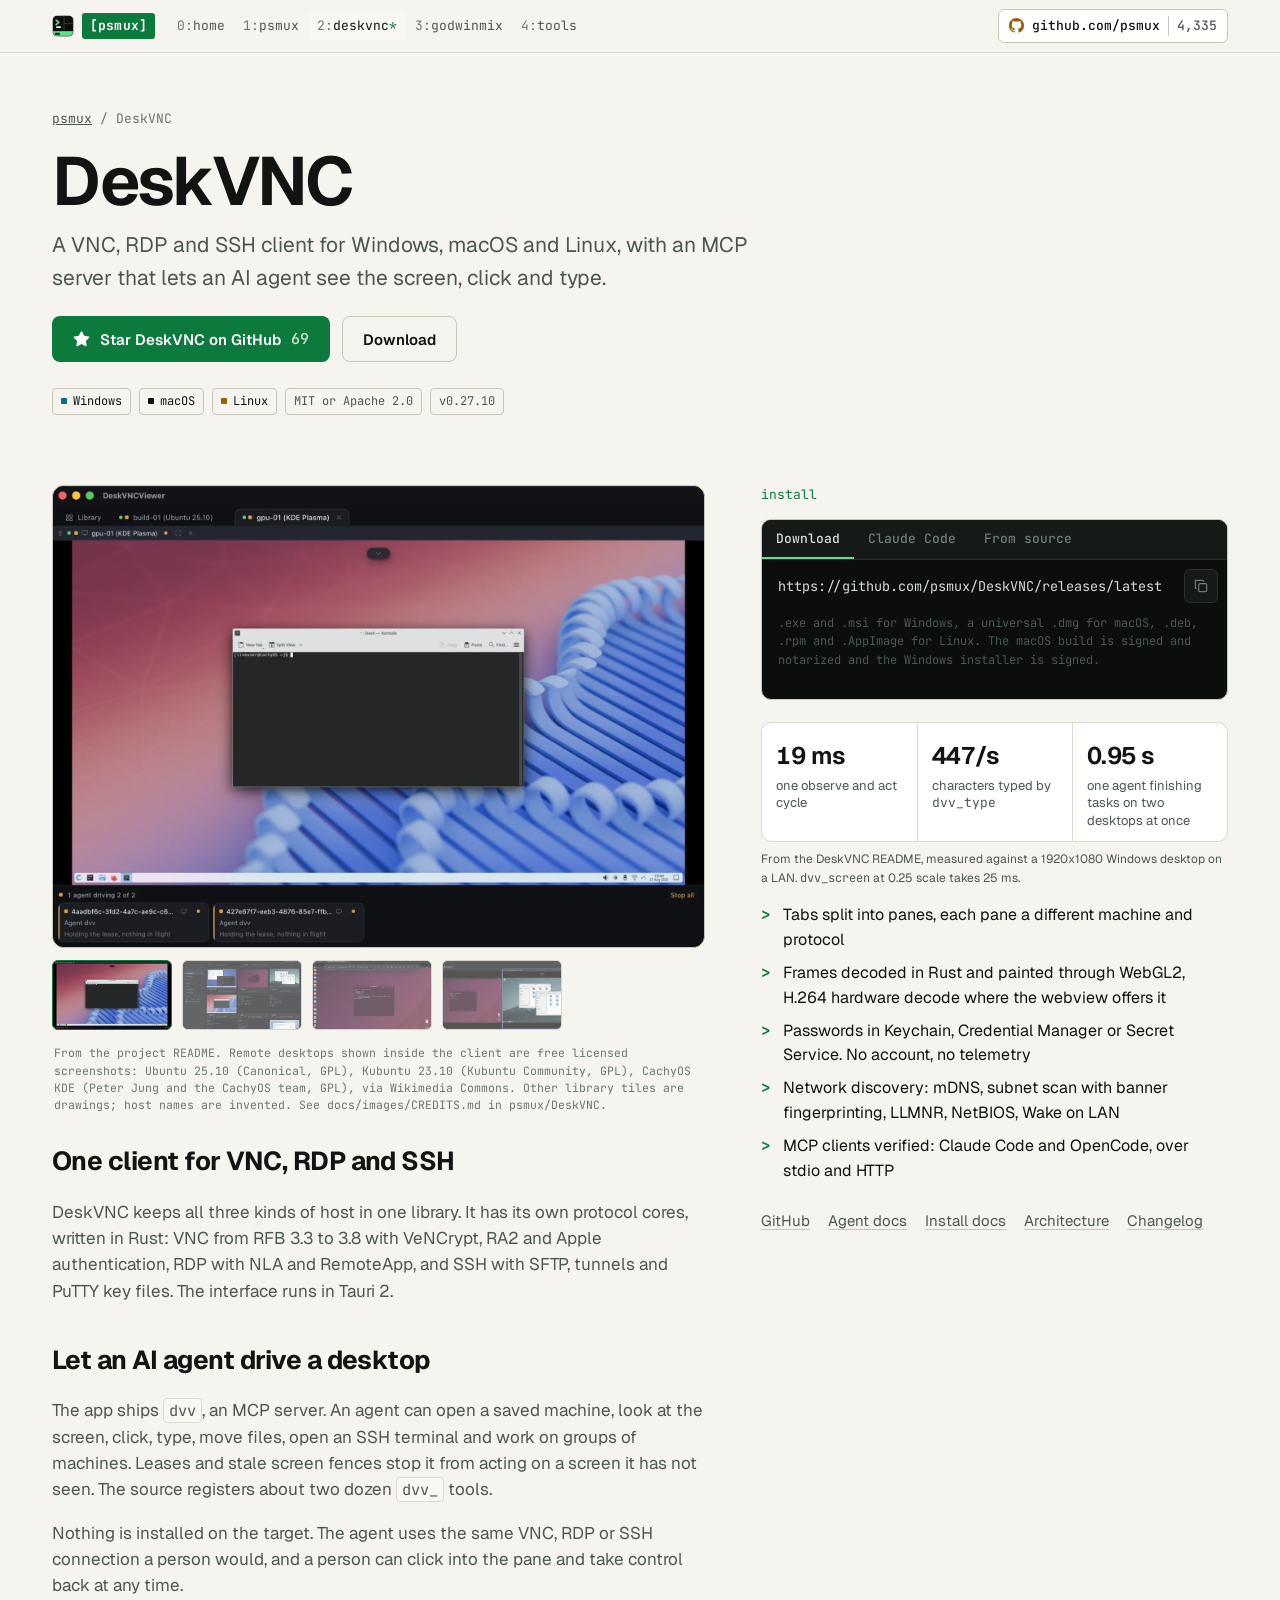
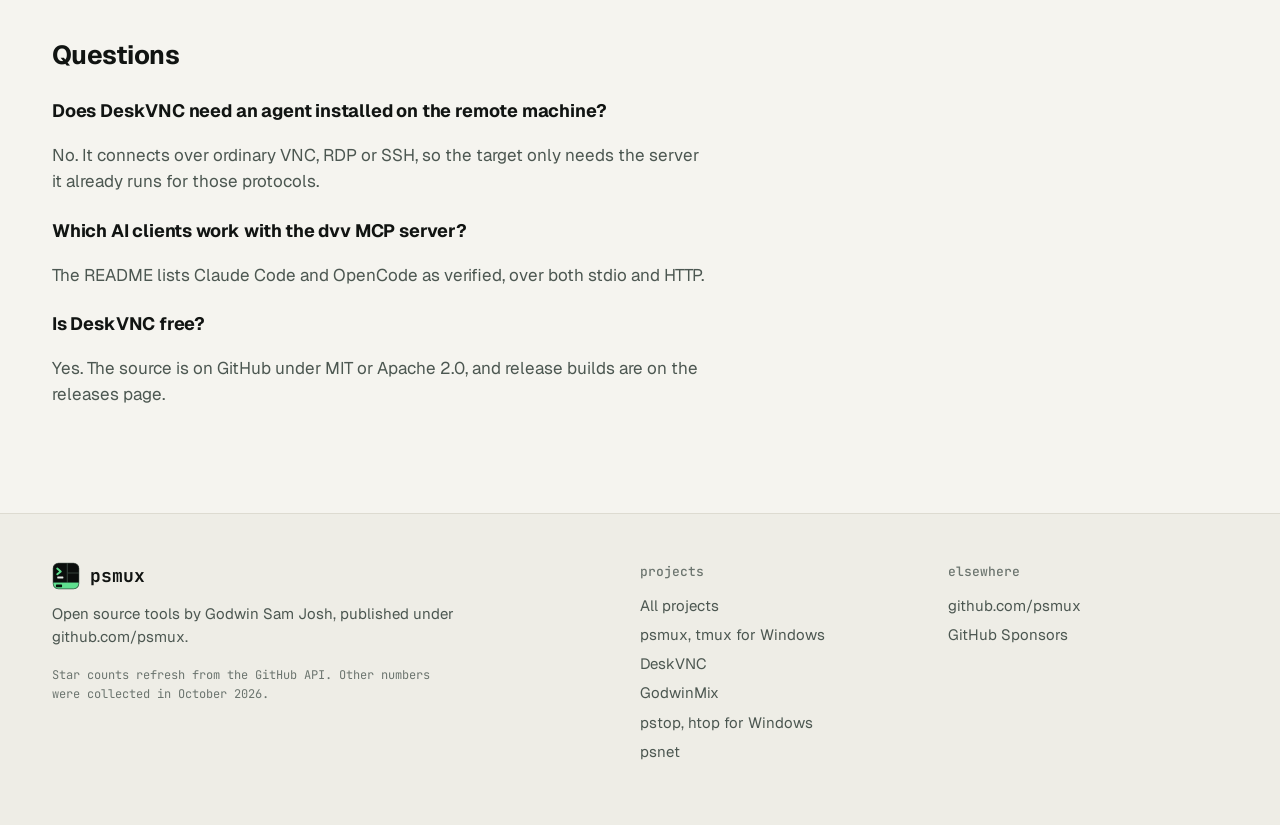
<file: deskvnc/index.html>
<!doctype html>
<html lang="en">
<head>
<meta charset="utf-8">
<meta name="viewport" content="width=device-width, initial-scale=1">
<title>DeskVNC: open source VNC, RDP and SSH client with an MCP server for AI agents</title>
<meta name="description" content="DeskVNC is a native VNC, RDP and SSH client for Windows, macOS and Linux, written in Rust. Its dvv MCP server lets Claude Code and other agents drive a remote desktop.">
<link rel="canonical" href="https://psmux.github.io/deskvnc/">
<meta name="theme-color" content="#0a0c0b" media="(prefers-color-scheme: dark)">
<meta name="theme-color" content="#f5f4ef" media="(prefers-color-scheme: light)">
<meta name="author" content="Godwin Sam Josh">
<meta property="og:type" content="website">
<meta property="og:site_name" content="psmux">
<meta property="og:url" content="https://psmux.github.io/deskvnc/">
<meta property="og:title" content="DeskVNC: open source VNC, RDP and SSH client with an MCP server for AI agents">
<meta property="og:description" content="DeskVNC is a native VNC, RDP and SSH client for Windows, macOS and Linux, written in Rust. Its dvv MCP server lets Claude Code and other agents drive a remote desktop.">
<meta property="og:image" content="https://psmux.github.io/assets/og.png">
<meta property="og:image:width" content="1200">
<meta property="og:image:height" content="630">
<meta name="twitter:card" content="summary_large_image">
<meta name="twitter:title" content="DeskVNC: open source VNC, RDP and SSH client with an MCP server for AI agents">
<meta name="twitter:description" content="DeskVNC is a native VNC, RDP and SSH client for Windows, macOS and Linux, written in Rust. Its dvv MCP server lets Claude Code and other agents drive a remote desktop.">
<meta name="twitter:image" content="https://psmux.github.io/assets/og.png">
<link rel="icon" href="/assets/favicon.svg" type="image/svg+xml">
<link rel="apple-touch-icon" href="/assets/icon-180.png">
<link rel="preconnect" href="https://fonts.googleapis.com">
<link rel="preconnect" href="https://fonts.gstatic.com" crossorigin>
<link rel="stylesheet" href="https://fonts.googleapis.com/css2?family=Geist:wght@400;500;600;700&family=JetBrains+Mono:wght@400;500;700&display=swap">
<link rel="stylesheet" href="/assets/site.css">
<script src="/assets/site.js" defer></script>
<script type="application/ld+json">
{
 "@context": "https://schema.org",
 "@graph": [
  {
   "@type": "SoftwareApplication",
   "name": "DeskVNC",
   "description": "Native VNC, RDP and SSH client for Windows, macOS and Linux with an MCP server (dvv) that lets AI agents see and control remote desktops.",
   "applicationCategory": "UtilitiesApplication",
   "operatingSystem": "Windows, macOS, Linux",
   "url": "https://psmux.github.io/deskvnc/",
   "softwareVersion": "0.27.10",
   "license": "https://opensource.org/licenses/MIT",
   "offers": {
    "@type": "Offer",
    "price": "0",
    "priceCurrency": "USD"
   },
   "author": {
    "@type": "Person",
    "name": "Godwin Sam Josh",
    "url": "https://psmux.github.io/"
   },
   "sameAs": [
    "https://github.com/psmux/DeskVNC"
   ]
  },
  {
   "@type": "SoftwareSourceCode",
   "name": "DeskVNC",
   "codeRepository": "https://github.com/psmux/DeskVNC",
   "programmingLanguage": "Rust",
   "license": "https://opensource.org/licenses/MIT"
  },
  {
   "@type": "BreadcrumbList",
   "itemListElement": [
    {
     "@type": "ListItem",
     "position": 1,
     "name": "psmux",
     "item": "https://psmux.github.io/"
    },
    {
     "@type": "ListItem",
     "position": 2,
     "name": "DeskVNC",
     "item": "https://psmux.github.io/deskvnc/"
    }
   ]
  },
  {
   "@type": "FAQPage",
   "mainEntity": [
    {
     "@type": "Question",
     "name": "Does DeskVNC need an agent installed on the remote machine?",
     "acceptedAnswer": {
      "@type": "Answer",
      "text": "No. It connects over ordinary VNC, RDP or SSH, so the target only needs the server it already runs for those protocols."
     }
    },
    {
     "@type": "Question",
     "name": "Which AI clients work with the dvv MCP server?",
     "acceptedAnswer": {
      "@type": "Answer",
      "text": "The README lists Claude Code and OpenCode as verified, over both stdio and HTTP."
     }
    },
    {
     "@type": "Question",
     "name": "Is DeskVNC free?",
     "acceptedAnswer": {
      "@type": "Answer",
      "text": "Yes. The source is on GitHub under MIT or Apache 2.0, and release builds are on the releases page."
     }
    }
   ]
  }
 ]
}
</script>
</head>
<body>
<svg width="0" height="0" style="position:absolute" aria-hidden="true">
  <symbol id="i-star" viewBox="0 0 16 16"><path d="M8 .25a.75.75 0 0 1 .673.418l1.882 3.815 4.21.612a.75.75 0 0 1 .416 1.279l-3.046 2.97.719 4.192a.751.751 0 0 1-1.088.791L8 12.347l-3.766 1.98a.75.75 0 0 1-1.088-.79l.72-4.194L.818 6.374a.75.75 0 0 1 .416-1.28l4.21-.611L7.327.668A.75.75 0 0 1 8 .25Z"/></symbol>
  <symbol id="i-gh" viewBox="0 0 16 16"><path d="M8 0c4.42 0 8 3.58 8 8a8.013 8.013 0 0 1-5.45 7.59c-.4.08-.55-.17-.55-.38 0-.27.01-1.13.01-2.2 0-.75-.25-1.23-.54-1.48 1.78-.2 3.65-.88 3.65-3.95 0-.88-.31-1.59-.82-2.15.08-.2.36-1.02-.08-2.12 0 0-.67-.22-2.2.82-.64-.18-1.32-.27-2-.27-.68 0-1.36.09-2 .27-1.53-1.03-2.2-.82-2.2-.82-.44 1.1-.16 1.92-.08 2.12-.51.56-.82 1.28-.82 2.15 0 3.06 1.86 3.75 3.64 3.95-.23.2-.44.55-.51 1.07-.46.21-1.61.55-2.33-.66-.15-.24-.6-.83-1.23-.82-.67.01-.27.38.01.53.34.19.73.9.82 1.13.16.45.68 1.31 2.69.94 0 .67.01 1.3.01 1.49 0 .21-.15.45-.55.38A7.995 7.995 0 0 1 0 8c0-4.42 3.58-8 8-8Z"/></symbol>
  <symbol id="i-copy" viewBox="0 0 24 24"><rect x="8.5" y="8.5" width="12" height="12" rx="2"/><path d="M15.5 5.5v-1a1 1 0 0 0-1-1h-10a1 1 0 0 0-1 1v10a1 1 0 0 0 1 1h1"/></symbol>
  <symbol id="i-check" viewBox="0 0 24 24"><path d="M4.5 12.5l5 5 10-11"/></symbol>
</svg>
<a class="skip" href="#main">Skip to content</a>
<header class="statusline">
  <nav class="wrap" aria-label="Main">
    <a class="session" href="/" aria-label="psmux home"><img src="/assets/favicon.svg" alt="" width="22" height="22"><span class="tag">[psmux]</span></a>
    <ul class="windows">
      <li><a href="/"><span class="n">0:</span>home</a></li>
      <li><a href="/#psmux"><span class="n">1:</span>psmux</a></li>
      <li><a href="/deskvnc/" aria-current="true"><span class="n">2:</span>deskvnc</a></li>
      <li><a href="/godwinmix/"><span class="n">3:</span>godwinmix</a></li>
      <li><a href="/#tools"><span class="n">4:</span>tools</a></li>
    </ul>
    <div class="status-right">
      <a class="star-btn" href="https://github.com/psmux" aria-label="psmux on GitHub, total stars">
        <svg aria-hidden="true"><use href="#i-gh"/></svg>github.com/psmux
        <span class="count"><span data-total-stars>4,335</span></span>
      </a>
    </div>
  </nav>
</header>

<main id="main">
  <section class="page-hero">
    <div class="wrap">
      <p class="crumbs"><a href="/">psmux</a> / DeskVNC</p>
      <h1>DeskVNC</h1>
      <p class="sub">A VNC, RDP and SSH client for Windows, macOS and Linux, with an MCP server that lets an AI agent see the screen, click and type.</p>
      <div class="cta">
        <a class="btn btn-primary" href="https://github.com/psmux/DeskVNC"><svg aria-hidden="true"><use href="#i-star"/></svg>Star DeskVNC on GitHub <span class="count" data-stars="DeskVNC">69</span></a>
        <a class="btn btn-ghost" href="https://github.com/psmux/DeskVNC/releases/latest">Download</a>
      </div>
      <ul class="meta-row" aria-label="Platforms and license"><li class="chip os win">Windows</li><li class="chip os mac">macOS</li><li class="chip os lin">Linux</li><li class="chip">MIT or Apache 2.0</li><li class="chip">v0.27.10</li></ul>
    </div>
  </section>

  <section class="section" style="padding-top:24px">
    <div class="wrap cols">
      <div class="stack">
        <div class="media-slot" data-media="DeskVNC" data-variant="feature" data-eager>
          <div class="frame">
            <div class="ph">
              <div class="ph-bar"><b>DeskVNC</b><span>quick start</span></div>
<pre><span class="cm"># download for Windows, macOS or Linux</span>
https://github.com/psmux/DeskVNC/releases/latest

<span class="cm"># register the MCP server with Claude Code (macOS path)</span>
<span class="pr">$ </span>claude mcp add deskvnc -- /Applications/DeskVNCViewer.app/Contents/MacOS/dvv mcp --stdio</pre>
              <dl class="spec"><dt>release</dt><dd>v0.27.10, October 2026</dd><dt>runs on</dt><dd>Windows, macOS, Linux</dd><dt>protocols</dt><dd>VNC, RDP, SSH and SFTP</dd><dt>agents</dt><dd>dvv MCP server, stdio or HTTP</dd><dt>downloads</dt><dd><b>774</b> from GitHub releases</dd></dl>
            </div>
          </div>
        </div>
        <div class="prose">
        <h2>One client for VNC, RDP and SSH</h2>
        <p>DeskVNC keeps all three kinds of host in one library. It has its own protocol cores, written in Rust: VNC from RFB 3.3 to 3.8 with VeNCrypt, RA2 and Apple authentication, RDP with NLA and RemoteApp, and SSH with SFTP, tunnels and PuTTY key files. The interface runs in Tauri 2.</p>
        <h2>Let an AI agent drive a desktop</h2>
        <p>The app ships <code>dvv</code>, an MCP server. An agent can open a saved machine, look at the screen, click, type, move files, open an SSH terminal and work on groups of machines. Leases and stale screen fences stop it from acting on a screen it has not seen. The source registers about two dozen <code>dvv_</code> tools.</p><p>Nothing is installed on the target. The agent uses the same VNC, RDP or SSH connection a person would, and a person can click into the pane and take control back at any time.</p>
        <h2>Questions</h2>
        <h3>Does DeskVNC need an agent installed on the remote machine?</h3>
        <p>No. It connects over ordinary VNC, RDP or SSH, so the target only needs the server it already runs for those protocols.</p>
        <h3>Which AI clients work with the dvv MCP server?</h3>
        <p>The README lists Claude Code and OpenCode as verified, over both stdio and HTTP.</p>
        <h3>Is DeskVNC free?</h3>
        <p>Yes. The source is on GitHub under MIT or Apache 2.0, and release builds are on the releases page.</p>
        </div>
      </div>
      <div>
        <div class="feature-copy">
          <span class="kicker">install</span>
          <div class="install" data-tabs>
        <div class="install-tabs" role="tablist" aria-label="Install DeskVNC"><button role="tab" aria-selected="true">Download</button><button role="tab" aria-selected="false">Claude Code</button><button role="tab" aria-selected="false">From source</button></div>
        <div class="cmd" role="tabpanel"><pre><code>https://github.com/psmux/DeskVNC/releases/latest</code></pre>
          <p class="install-foot">.exe and .msi for Windows, a universal .dmg for macOS, .deb, .rpm and .AppImage for Linux. The macOS build is signed and notarized and the Windows installer is signed.</p></div>
<div class="cmd" role="tabpanel" hidden><pre><code><span class="pr">$ </span>claude mcp add deskvnc -- /Applications/DeskVNCViewer.app/Contents/MacOS/dvv mcp --stdio</code></pre>
          <p class="install-foot">macOS path shown. <a href="https://github.com/psmux/DeskVNC/blob/main/docs/AGENTS.md">docs/AGENTS.md</a> covers the others.</p></div>
<div class="cmd" role="tabpanel" hidden><pre><code><span class="pr">$ </span>npm install --prefix ui
<span class="pr">$ </span>cargo install tauri-cli --version &quot;^2&quot;
<span class="pr">$ </span>cargo tauri build</code></pre></div>
      </div>
          <div class="proof" style="margin-top:22px"><div><b>19 ms</b><span>one observe and act cycle</span></div><div><b>447/s</b><span>characters typed by <code>dvv_type</code></span></div><div><b>0.95 s</b><span>one agent finishing tasks on two desktops at once</span></div></div>
          <p class="proof-note">From the DeskVNC README, measured against a 1920x1080 Windows desktop on a LAN. <code>dvv_screen</code> at 0.25 scale takes 25 ms.</p>
          <ul class="ticks"><li>Tabs split into panes, each pane a different machine and protocol</li><li>Frames decoded in Rust and painted through WebGL2, H.264 hardware decode where the webview offers it</li><li>Passwords in Keychain, Credential Manager or Secret Service. No account, no telemetry</li><li>Network discovery: mDNS, subnet scan with banner fingerprinting, LLMNR, NetBIOS, Wake on LAN</li><li>MCP clients verified: Claude Code and OpenCode, over stdio and HTTP</li></ul>
          <div class="links"><a href="https://github.com/psmux/DeskVNC">GitHub</a><a href="https://github.com/psmux/DeskVNC/blob/main/docs/AGENTS.md">Agent docs</a><a href="https://github.com/psmux/DeskVNC/blob/main/docs/INSTALL.md">Install docs</a><a href="https://github.com/psmux/DeskVNC/blob/main/docs/ARCHITECTURE.md">Architecture</a><a href="https://github.com/psmux/DeskVNC/blob/main/CHANGELOG.md">Changelog</a></div>
        </div>
      </div>
    </div>
  </section>
</main>

<footer class="foot">
  <div class="wrap foot-grid">
    <div>
      <div class="brand"><img src="/assets/favicon.svg" alt="" width="28" height="28">psmux</div>
      <p>Open source tools by Godwin Sam Josh, published under github.com/psmux.</p>
      <p class="fine">Star counts refresh from the GitHub API. Other numbers were collected in October 2026.</p>
    </div>
    <div>
      <h2>Projects</h2>
      <ul>
        <li><a href="/">All projects</a></li>
        <li><a href="https://psmux.pages.dev/">psmux, tmux for Windows</a></li>
        <li><a href="/deskvnc/">DeskVNC</a></li>
        <li><a href="/godwinmix/">GodwinMix</a></li>
        <li><a href="/pstop/">pstop, htop for Windows</a></li>
        <li><a href="/psnet/">psnet</a></li>
      </ul>
    </div>
    <div>
      <h2>Elsewhere</h2>
      <ul>
        <li><a href="https://github.com/psmux">github.com/psmux</a></li>
        <li><a href="https://github.com/sponsors/psmux">GitHub Sponsors</a></li>
      </ul>
    </div>
  </div>
</footer>
</body>
</html>
</file>
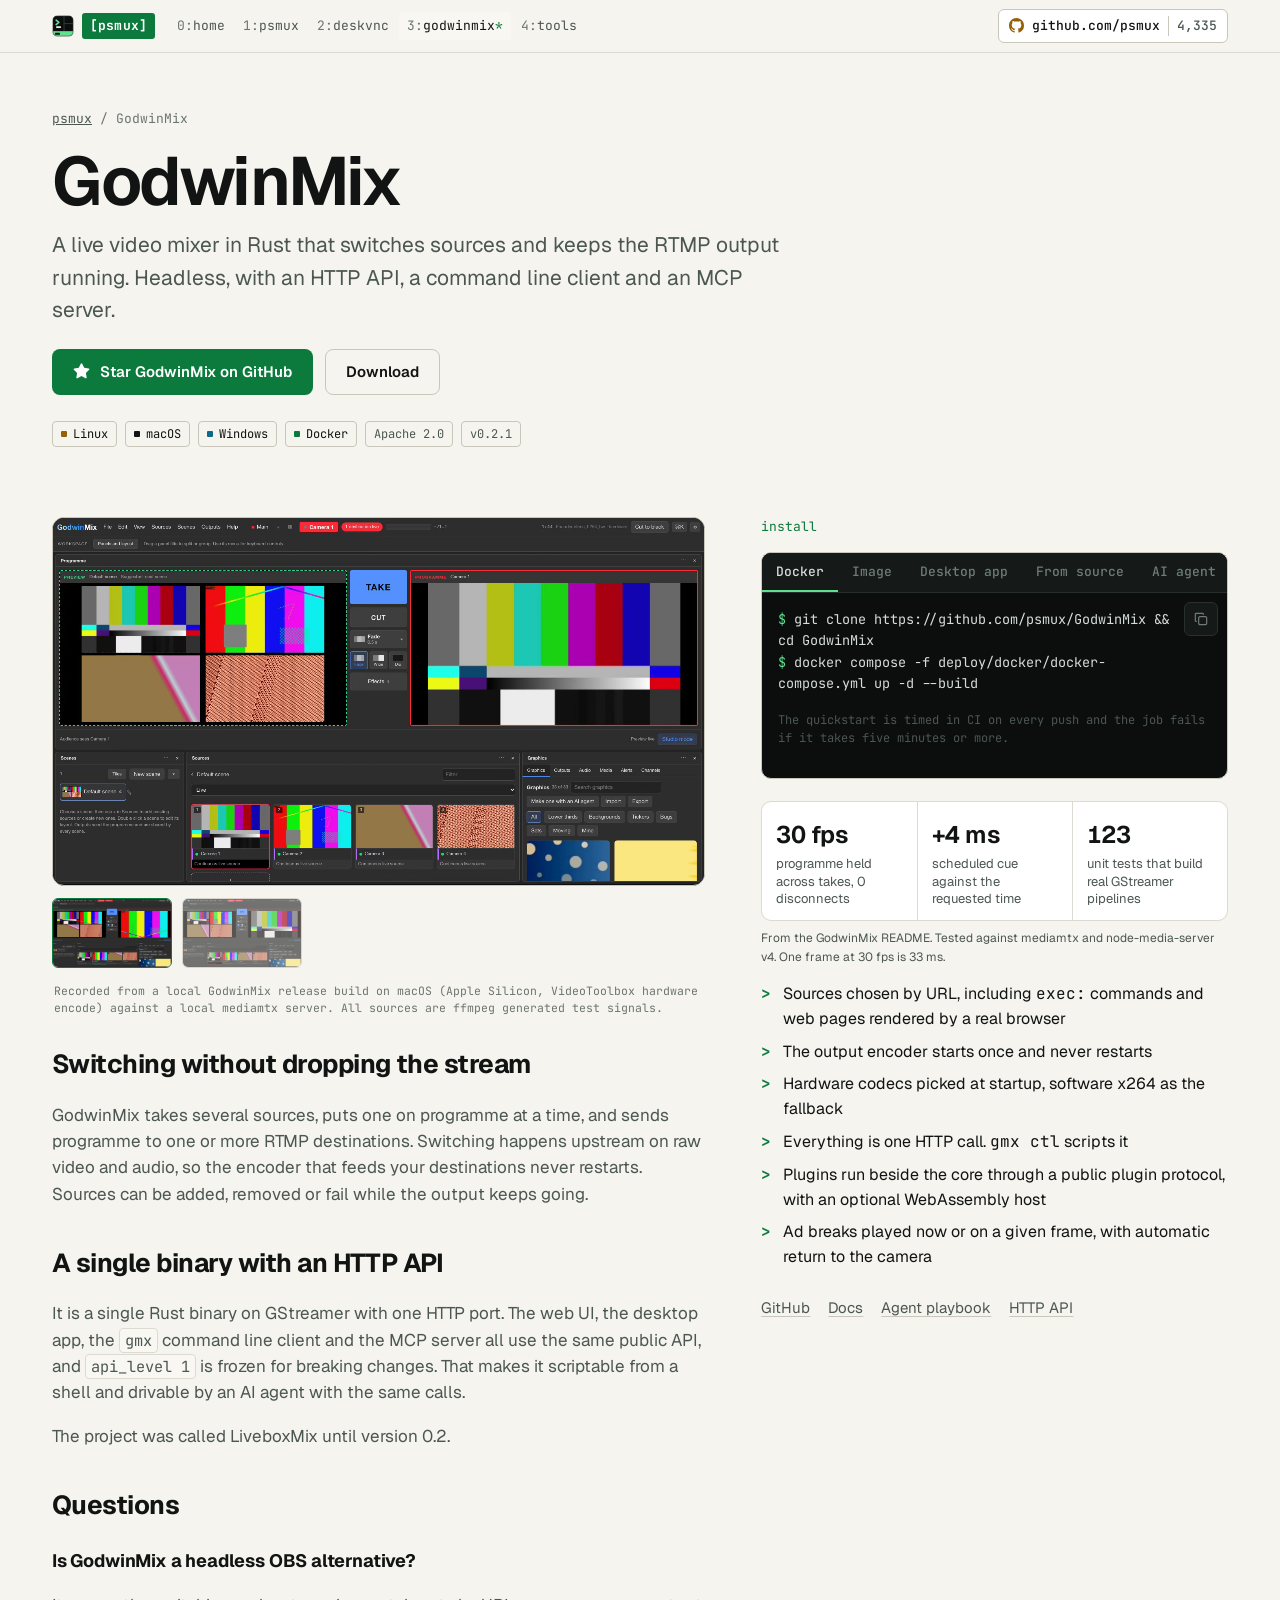
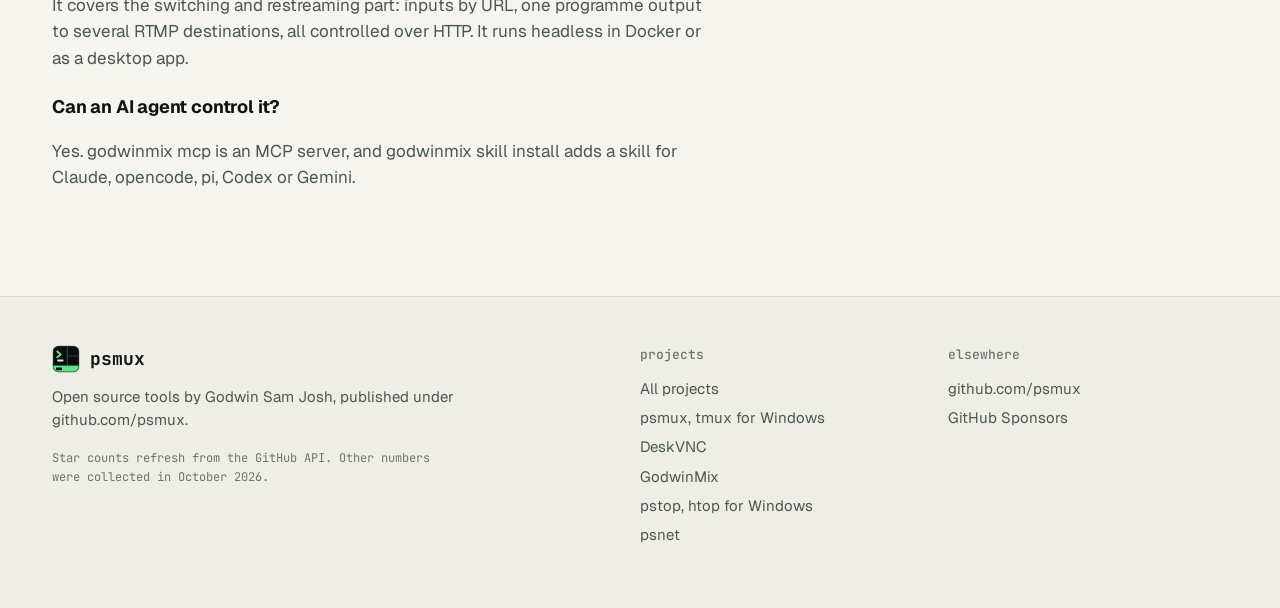
<file: godwinmix/index.html>
<!doctype html>
<html lang="en">
<head>
<meta charset="utf-8">
<meta name="viewport" content="width=device-width, initial-scale=1">
<title>GodwinMix: open source live video mixer and RTMP switcher in Rust</title>
<meta name="description" content="GodwinMix is a headless live video mixer on GStreamer. Switch RTMP, SRT, HLS and web page sources and restream to several RTMP destinations without the output stopping. HTTP API and MCP server.">
<link rel="canonical" href="https://psmux.github.io/godwinmix/">
<meta name="theme-color" content="#0a0c0b" media="(prefers-color-scheme: dark)">
<meta name="theme-color" content="#f5f4ef" media="(prefers-color-scheme: light)">
<meta name="author" content="Godwin Sam Josh">
<meta property="og:type" content="website">
<meta property="og:site_name" content="psmux">
<meta property="og:url" content="https://psmux.github.io/godwinmix/">
<meta property="og:title" content="GodwinMix: open source live video mixer and RTMP switcher in Rust">
<meta property="og:description" content="GodwinMix is a headless live video mixer on GStreamer. Switch RTMP, SRT, HLS and web page sources and restream to several RTMP destinations without the output stopping. HTTP API and MCP server.">
<meta property="og:image" content="https://psmux.github.io/assets/og.png">
<meta property="og:image:width" content="1200">
<meta property="og:image:height" content="630">
<meta name="twitter:card" content="summary_large_image">
<meta name="twitter:title" content="GodwinMix: open source live video mixer and RTMP switcher in Rust">
<meta name="twitter:description" content="GodwinMix is a headless live video mixer on GStreamer. Switch RTMP, SRT, HLS and web page sources and restream to several RTMP destinations without the output stopping. HTTP API and MCP server.">
<meta name="twitter:image" content="https://psmux.github.io/assets/og.png">
<link rel="icon" href="/assets/favicon.svg" type="image/svg+xml">
<link rel="apple-touch-icon" href="/assets/icon-180.png">
<link rel="preconnect" href="https://fonts.googleapis.com">
<link rel="preconnect" href="https://fonts.gstatic.com" crossorigin>
<link rel="stylesheet" href="https://fonts.googleapis.com/css2?family=Geist:wght@400;500;600;700&family=JetBrains+Mono:wght@400;500;700&display=swap">
<link rel="stylesheet" href="/assets/site.css">
<script src="/assets/site.js" defer></script>
<script type="application/ld+json">
{
 "@context": "https://schema.org",
 "@graph": [
  {
   "@type": "SoftwareApplication",
   "name": "GodwinMix",
   "description": "Live video mixer in Rust on GStreamer that switches RTMP, SRT, HLS and web sources and keeps the RTMP output running, with an HTTP API and MCP server.",
   "applicationCategory": "MultimediaApplication",
   "operatingSystem": "Linux, macOS, Windows",
   "url": "https://psmux.github.io/godwinmix/",
   "softwareVersion": "0.2.1",
   "license": "https://www.apache.org/licenses/LICENSE-2.0",
   "offers": {
    "@type": "Offer",
    "price": "0",
    "priceCurrency": "USD"
   },
   "author": {
    "@type": "Person",
    "name": "Godwin Sam Josh",
    "url": "https://psmux.github.io/"
   },
   "sameAs": [
    "https://github.com/psmux/GodwinMix"
   ]
  },
  {
   "@type": "SoftwareSourceCode",
   "name": "GodwinMix",
   "codeRepository": "https://github.com/psmux/GodwinMix",
   "programmingLanguage": "Rust",
   "license": "https://www.apache.org/licenses/LICENSE-2.0"
  },
  {
   "@type": "BreadcrumbList",
   "itemListElement": [
    {
     "@type": "ListItem",
     "position": 1,
     "name": "psmux",
     "item": "https://psmux.github.io/"
    },
    {
     "@type": "ListItem",
     "position": 2,
     "name": "GodwinMix",
     "item": "https://psmux.github.io/godwinmix/"
    }
   ]
  },
  {
   "@type": "FAQPage",
   "mainEntity": [
    {
     "@type": "Question",
     "name": "Is GodwinMix a headless OBS alternative?",
     "acceptedAnswer": {
      "@type": "Answer",
      "text": "It covers the switching and restreaming part: inputs by URL, one programme output to several RTMP destinations, all controlled over HTTP. It runs headless in Docker or as a desktop app."
     }
    },
    {
     "@type": "Question",
     "name": "Can an AI agent control it?",
     "acceptedAnswer": {
      "@type": "Answer",
      "text": "Yes. godwinmix mcp is an MCP server, and godwinmix skill install adds a skill for Claude, opencode, pi, Codex or Gemini."
     }
    }
   ]
  }
 ]
}
</script>
</head>
<body>
<svg width="0" height="0" style="position:absolute" aria-hidden="true">
  <symbol id="i-star" viewBox="0 0 16 16"><path d="M8 .25a.75.75 0 0 1 .673.418l1.882 3.815 4.21.612a.75.75 0 0 1 .416 1.279l-3.046 2.97.719 4.192a.751.751 0 0 1-1.088.791L8 12.347l-3.766 1.98a.75.75 0 0 1-1.088-.79l.72-4.194L.818 6.374a.75.75 0 0 1 .416-1.28l4.21-.611L7.327.668A.75.75 0 0 1 8 .25Z"/></symbol>
  <symbol id="i-gh" viewBox="0 0 16 16"><path d="M8 0c4.42 0 8 3.58 8 8a8.013 8.013 0 0 1-5.45 7.59c-.4.08-.55-.17-.55-.38 0-.27.01-1.13.01-2.2 0-.75-.25-1.23-.54-1.48 1.78-.2 3.65-.88 3.65-3.95 0-.88-.31-1.59-.82-2.15.08-.2.36-1.02-.08-2.12 0 0-.67-.22-2.2.82-.64-.18-1.32-.27-2-.27-.68 0-1.36.09-2 .27-1.53-1.03-2.2-.82-2.2-.82-.44 1.1-.16 1.92-.08 2.12-.51.56-.82 1.28-.82 2.15 0 3.06 1.86 3.75 3.64 3.95-.23.2-.44.55-.51 1.07-.46.21-1.61.55-2.33-.66-.15-.24-.6-.83-1.23-.82-.67.01-.27.38.01.53.34.19.73.9.82 1.13.16.45.68 1.31 2.69.94 0 .67.01 1.3.01 1.49 0 .21-.15.45-.55.38A7.995 7.995 0 0 1 0 8c0-4.42 3.58-8 8-8Z"/></symbol>
  <symbol id="i-copy" viewBox="0 0 24 24"><rect x="8.5" y="8.5" width="12" height="12" rx="2"/><path d="M15.5 5.5v-1a1 1 0 0 0-1-1h-10a1 1 0 0 0-1 1v10a1 1 0 0 0 1 1h1"/></symbol>
  <symbol id="i-check" viewBox="0 0 24 24"><path d="M4.5 12.5l5 5 10-11"/></symbol>
</svg>
<a class="skip" href="#main">Skip to content</a>
<header class="statusline">
  <nav class="wrap" aria-label="Main">
    <a class="session" href="/" aria-label="psmux home"><img src="/assets/favicon.svg" alt="" width="22" height="22"><span class="tag">[psmux]</span></a>
    <ul class="windows">
      <li><a href="/"><span class="n">0:</span>home</a></li>
      <li><a href="/#psmux"><span class="n">1:</span>psmux</a></li>
      <li><a href="/deskvnc/"><span class="n">2:</span>deskvnc</a></li>
      <li><a href="/godwinmix/" aria-current="true"><span class="n">3:</span>godwinmix</a></li>
      <li><a href="/#tools"><span class="n">4:</span>tools</a></li>
    </ul>
    <div class="status-right">
      <a class="star-btn" href="https://github.com/psmux" aria-label="psmux on GitHub, total stars">
        <svg aria-hidden="true"><use href="#i-gh"/></svg>github.com/psmux
        <span class="count"><span data-total-stars>4,335</span></span>
      </a>
    </div>
  </nav>
</header>

<main id="main">
  <section class="page-hero">
    <div class="wrap">
      <p class="crumbs"><a href="/">psmux</a> / GodwinMix</p>
      <h1>GodwinMix</h1>
      <p class="sub">A live video mixer in Rust that switches sources and keeps the RTMP output running. Headless, with an HTTP API, a command line client and an MCP server.</p>
      <div class="cta">
        <a class="btn btn-primary" href="https://github.com/psmux/GodwinMix"><svg aria-hidden="true"><use href="#i-star"/></svg>Star GodwinMix on GitHub</a>
        <a class="btn btn-ghost" href="https://github.com/psmux/GodwinMix/releases/latest">Download</a>
      </div>
      <ul class="meta-row" aria-label="Platforms and license"><li class="chip os lin">Linux</li><li class="chip os mac">macOS</li><li class="chip os win">Windows</li><li class="chip os dock">Docker</li><li class="chip">Apache 2.0</li><li class="chip">v0.2.1</li></ul>
    </div>
  </section>

  <section class="section" style="padding-top:24px">
    <div class="wrap cols">
      <div class="stack">
        <div class="media-slot" data-media="GodwinMix" data-variant="feature" data-eager>
          <div class="frame">
            <div class="ph">
              <div class="ph-bar"><b>GodwinMix</b><span>quick start</span></div>
<pre><span class="pr">$ </span>git clone https://github.com/psmux/GodwinMix &amp;&amp; cd GodwinMix
<span class="pr">$ </span>docker compose -f deploy/docker/docker-compose.yml up -d --build

<span class="cm"># let an agent run the show</span>
<span class="pr">$ </span>claude mcp add godwinmix -- godwinmix mcp</pre>
              <dl class="spec"><dt>release</dt><dd>v0.2.1, October 2026</dd><dt>runs on</dt><dd>Linux, macOS, Windows, Docker</dd><dt>inputs</dt><dd>RTMP, HLS, DASH, RTSP, SRT, UDP, RTP, files, web pages</dd><dt>output</dt><dd>one or more RTMP destinations</dd><dt>encoders</dt><dd>NVIDIA, VA, Media Foundation, VideoToolbox, x264</dd></dl>
            </div>
          </div>
        </div>
        <div class="prose">
        <h2>Switching without dropping the stream</h2>
        <p>GodwinMix takes several sources, puts one on programme at a time, and sends programme to one or more RTMP destinations. Switching happens upstream on raw video and audio, so the encoder that feeds your destinations never restarts. Sources can be added, removed or fail while the output keeps going.</p>
        <!-- GODWIN: rewrite in your voice (heading) -->
        <h2>A single binary with an HTTP API</h2>
        <p>It is a single Rust binary on GStreamer with one HTTP port. The web UI, the desktop app, the <code>gmx</code> command line client and the MCP server all use the same public API, and <code>api_level 1</code> is frozen for breaking changes. That makes it scriptable from a shell and drivable by an AI agent with the same calls.</p><p>The project was called LiveboxMix until version 0.2.</p>
        <h2>Questions</h2>
        <h3>Is GodwinMix a headless OBS alternative?</h3>
        <p>It covers the switching and restreaming part: inputs by URL, one programme output to several RTMP destinations, all controlled over HTTP. It runs headless in Docker or as a desktop app.</p>
        <h3>Can an AI agent control it?</h3>
        <p>Yes. godwinmix mcp is an MCP server, and godwinmix skill install adds a skill for Claude, opencode, pi, Codex or Gemini.</p>
        </div>
      </div>
      <div>
        <div class="feature-copy">
          <span class="kicker">install</span>
          <div class="install" data-tabs>
        <div class="install-tabs" role="tablist" aria-label="Install GodwinMix"><button role="tab" aria-selected="true">Docker</button><button role="tab" aria-selected="false">Image</button><button role="tab" aria-selected="false">Desktop app</button><button role="tab" aria-selected="false">From source</button><button role="tab" aria-selected="false">AI agent</button></div>
        <div class="cmd" role="tabpanel"><pre><code><span class="pr">$ </span>git clone https://github.com/psmux/GodwinMix &amp;&amp; cd GodwinMix
<span class="pr">$ </span>docker compose -f deploy/docker/docker-compose.yml up -d --build</code></pre>
          <p class="install-foot">The quickstart is timed in CI on every push and the job fails if it takes five minutes or more.</p></div>
<div class="cmd" role="tabpanel" hidden><pre><code><span class="pr">$ </span>docker run -d --name godwinmix --shm-size 1g \
    -p 127.0.0.1:8080:8080 -e GODWINMIX_TOKEN=&quot;$TOKEN&quot; \
    ghcr.io/psmux/godwinmix:latest</code></pre></div>
<div class="cmd" role="tabpanel" hidden><pre><code>https://github.com/psmux/GodwinMix/releases/latest</code></pre>
          <p class="install-foot">.exe or .msi on Windows, .dmg on Apple Silicon, .deb and .AppImage on Linux.</p></div>
<div class="cmd" role="tabpanel" hidden><pre><code><span class="pr">$ </span>brew install gstreamer
<span class="pr">$ </span>cargo install --git https://github.com/psmux/GodwinMix godwinmix
<span class="pr">$ </span>godwinmix --probe
<span class="pr">$ </span>godwinmix</code></pre></div>
<div class="cmd" role="tabpanel" hidden><pre><code><span class="pr">$ </span>claude mcp add godwinmix -- godwinmix mcp
<span class="pr">$ </span>godwinmix skill install --for claude</code></pre></div>
      </div>
          <div class="proof" style="margin-top:22px"><div><b>30 fps</b><span>programme held across takes, 0 disconnects</span></div><div><b>+4 ms</b><span>scheduled cue against the requested time</span></div><div><b>123</b><span>unit tests that build real GStreamer pipelines</span></div></div>
          <p class="proof-note">From the GodwinMix README. Tested against mediamtx and node-media-server v4. One frame at 30 fps is 33 ms.</p>
          <ul class="ticks"><li>Sources chosen by URL, including <code>exec:</code> commands and web pages rendered by a real browser</li><li>The output encoder starts once and never restarts</li><li>Hardware codecs picked at startup, software x264 as the fallback</li><li>Everything is one HTTP call. <code>gmx ctl</code> scripts it</li><li>Plugins run beside the core through a public plugin protocol, with an optional WebAssembly host</li><li>Ad breaks played now or on a given frame, with automatic return to the camera</li></ul>
          <div class="links"><a href="https://github.com/psmux/GodwinMix">GitHub</a><a href="https://github.com/psmux/GodwinMix/tree/main/docs">Docs</a><a href="https://github.com/psmux/GodwinMix/blob/main/docs/agents.md">Agent playbook</a><a href="https://github.com/psmux/GodwinMix/blob/main/docs/reference/http-api.md">HTTP API</a></div>
        </div>
      </div>
    </div>
  </section>
</main>

<footer class="foot">
  <div class="wrap foot-grid">
    <div>
      <div class="brand"><img src="/assets/favicon.svg" alt="" width="28" height="28">psmux</div>
      <p>Open source tools by Godwin Sam Josh, published under github.com/psmux.</p>
      <p class="fine">Star counts refresh from the GitHub API. Other numbers were collected in October 2026.</p>
    </div>
    <div>
      <h2>Projects</h2>
      <ul>
        <li><a href="/">All projects</a></li>
        <li><a href="https://psmux.pages.dev/">psmux, tmux for Windows</a></li>
        <li><a href="/deskvnc/">DeskVNC</a></li>
        <li><a href="/godwinmix/">GodwinMix</a></li>
        <li><a href="/pstop/">pstop, htop for Windows</a></li>
        <li><a href="/psnet/">psnet</a></li>
      </ul>
    </div>
    <div>
      <h2>Elsewhere</h2>
      <ul>
        <li><a href="https://github.com/psmux">github.com/psmux</a></li>
        <li><a href="https://github.com/sponsors/psmux">GitHub Sponsors</a></li>
      </ul>
    </div>
  </div>
</footer>
</body>
</html>
</file>
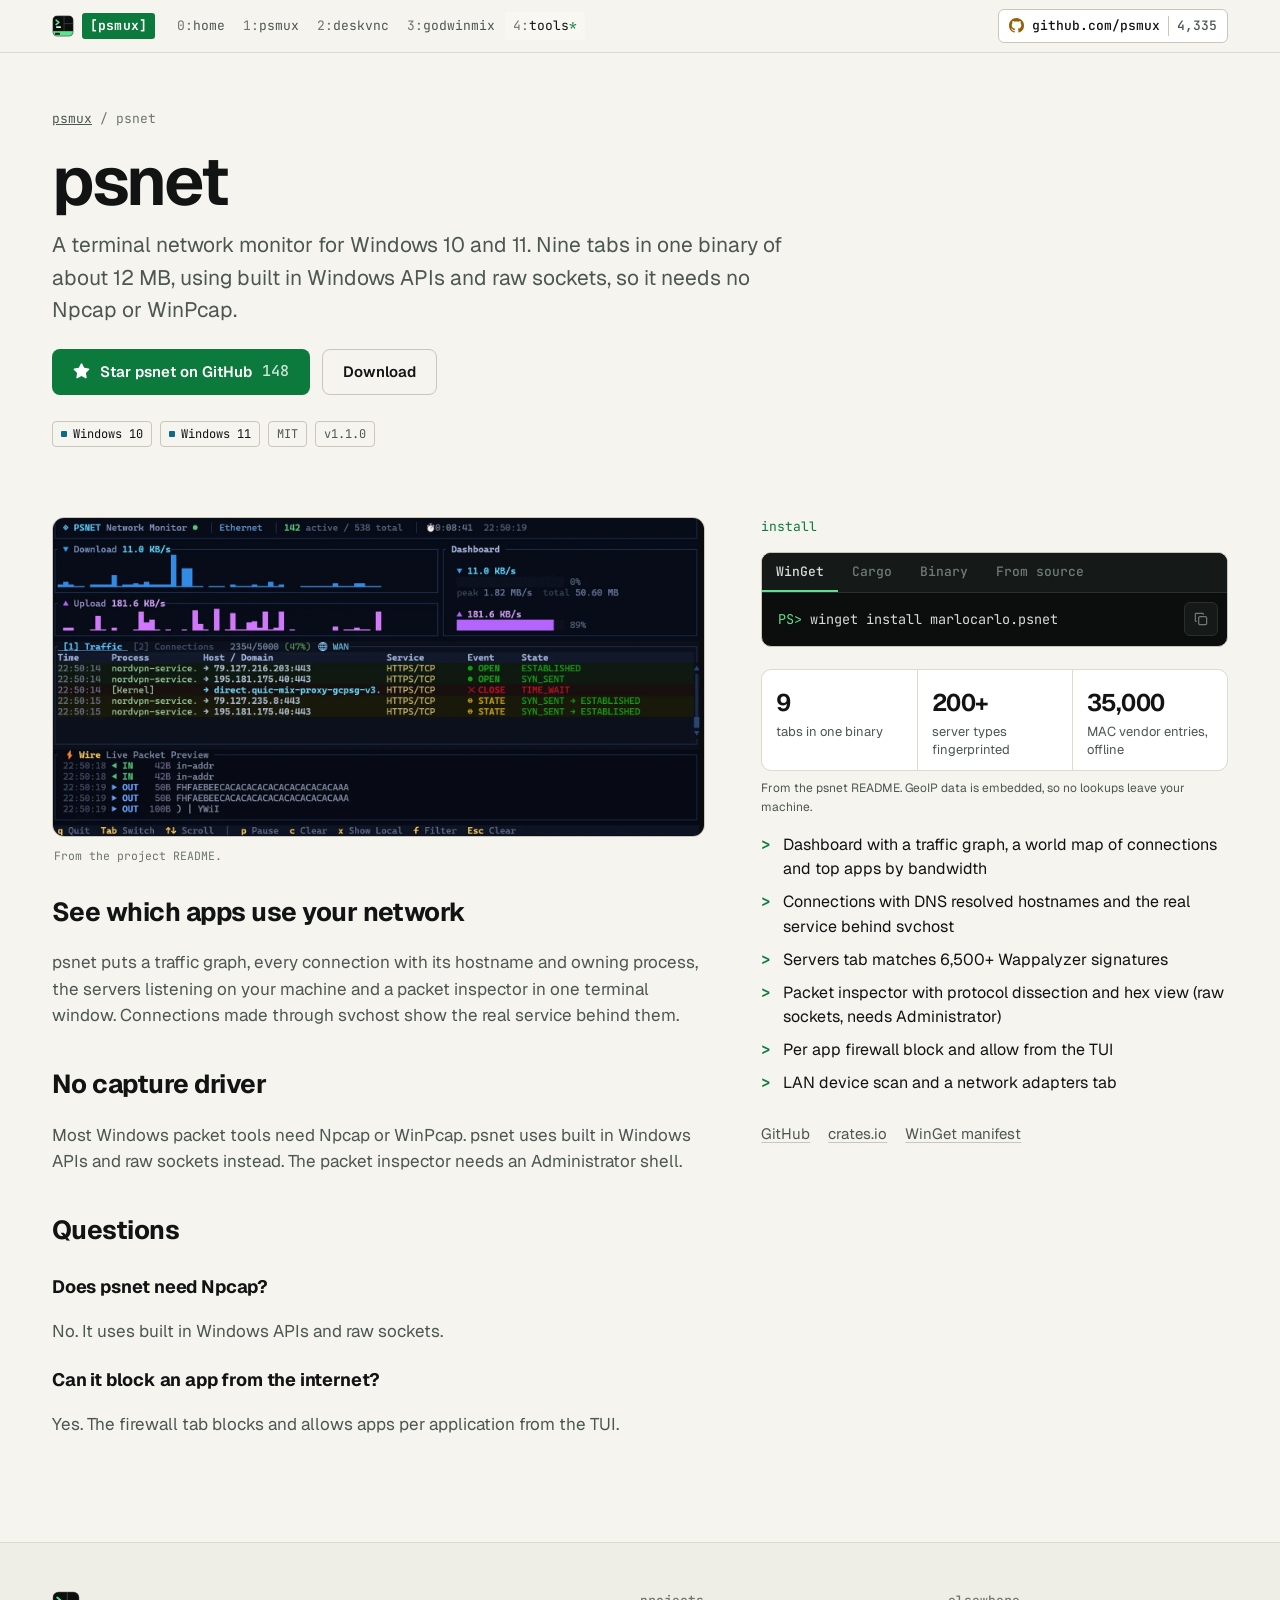
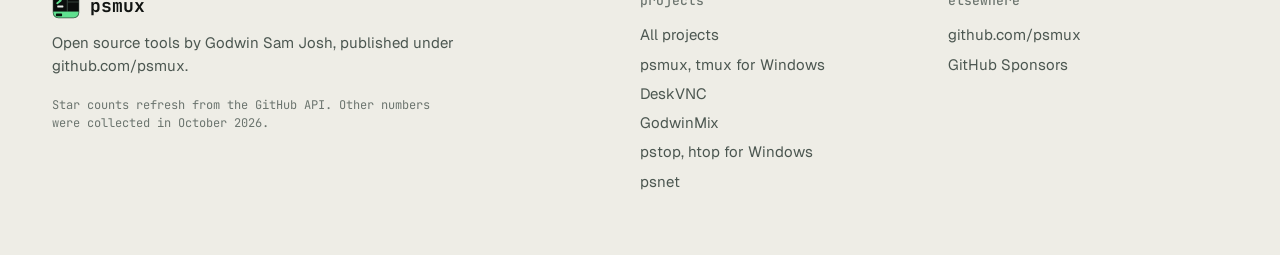
<file: psnet/index.html>
<!doctype html>
<html lang="en">
<head>
<meta charset="utf-8">
<meta name="viewport" content="width=device-width, initial-scale=1">
<title>psnet: terminal network monitor for Windows, no Npcap needed</title>
<meta name="description" content="psnet shows which apps use your network on Windows 10 and 11: traffic graphs, connections with hostnames, a packet inspector, a per app firewall and a LAN scan, in one TUI. No Npcap.">
<link rel="canonical" href="https://psmux.github.io/psnet/">
<meta name="theme-color" content="#0a0c0b" media="(prefers-color-scheme: dark)">
<meta name="theme-color" content="#f5f4ef" media="(prefers-color-scheme: light)">
<meta name="author" content="Godwin Sam Josh">
<meta property="og:type" content="website">
<meta property="og:site_name" content="psmux">
<meta property="og:url" content="https://psmux.github.io/psnet/">
<meta property="og:title" content="psnet: terminal network monitor for Windows, no Npcap needed">
<meta property="og:description" content="psnet shows which apps use your network on Windows 10 and 11: traffic graphs, connections with hostnames, a packet inspector, a per app firewall and a LAN scan, in one TUI. No Npcap.">
<meta property="og:image" content="https://psmux.github.io/assets/og.png">
<meta property="og:image:width" content="1200">
<meta property="og:image:height" content="630">
<meta name="twitter:card" content="summary_large_image">
<meta name="twitter:title" content="psnet: terminal network monitor for Windows, no Npcap needed">
<meta name="twitter:description" content="psnet shows which apps use your network on Windows 10 and 11: traffic graphs, connections with hostnames, a packet inspector, a per app firewall and a LAN scan, in one TUI. No Npcap.">
<meta name="twitter:image" content="https://psmux.github.io/assets/og.png">
<link rel="icon" href="/assets/favicon.svg" type="image/svg+xml">
<link rel="apple-touch-icon" href="/assets/icon-180.png">
<link rel="preconnect" href="https://fonts.googleapis.com">
<link rel="preconnect" href="https://fonts.gstatic.com" crossorigin>
<link rel="stylesheet" href="https://fonts.googleapis.com/css2?family=Geist:wght@400;500;600;700&family=JetBrains+Mono:wght@400;500;700&display=swap">
<link rel="stylesheet" href="/assets/site.css">
<script src="/assets/site.js" defer></script>
<script type="application/ld+json">
{
 "@context": "https://schema.org",
 "@graph": [
  {
   "@type": "SoftwareApplication",
   "name": "psnet",
   "description": "Terminal network monitor for Windows with nine tabs, a packet inspector and a per app firewall, without Npcap.",
   "applicationCategory": "UtilitiesApplication",
   "operatingSystem": "Windows 10, Windows 11",
   "url": "https://psmux.github.io/psnet/",
   "softwareVersion": "1.1.0",
   "license": "https://opensource.org/licenses/MIT",
   "offers": {
    "@type": "Offer",
    "price": "0",
    "priceCurrency": "USD"
   },
   "author": {
    "@type": "Person",
    "name": "Godwin Sam Josh",
    "url": "https://psmux.github.io/"
   },
   "sameAs": [
    "https://github.com/psmux/psnet"
   ]
  },
  {
   "@type": "SoftwareSourceCode",
   "name": "psnet",
   "codeRepository": "https://github.com/psmux/psnet",
   "programmingLanguage": "Rust",
   "license": "https://opensource.org/licenses/MIT"
  },
  {
   "@type": "BreadcrumbList",
   "itemListElement": [
    {
     "@type": "ListItem",
     "position": 1,
     "name": "psmux",
     "item": "https://psmux.github.io/"
    },
    {
     "@type": "ListItem",
     "position": 2,
     "name": "psnet",
     "item": "https://psmux.github.io/psnet/"
    }
   ]
  },
  {
   "@type": "FAQPage",
   "mainEntity": [
    {
     "@type": "Question",
     "name": "Does psnet need Npcap?",
     "acceptedAnswer": {
      "@type": "Answer",
      "text": "No. It uses built in Windows APIs and raw sockets."
     }
    },
    {
     "@type": "Question",
     "name": "Can it block an app from the internet?",
     "acceptedAnswer": {
      "@type": "Answer",
      "text": "Yes. The firewall tab blocks and allows apps per application from the TUI."
     }
    }
   ]
  }
 ]
}
</script>
</head>
<body>
<svg width="0" height="0" style="position:absolute" aria-hidden="true">
  <symbol id="i-star" viewBox="0 0 16 16"><path d="M8 .25a.75.75 0 0 1 .673.418l1.882 3.815 4.21.612a.75.75 0 0 1 .416 1.279l-3.046 2.97.719 4.192a.751.751 0 0 1-1.088.791L8 12.347l-3.766 1.98a.75.75 0 0 1-1.088-.79l.72-4.194L.818 6.374a.75.75 0 0 1 .416-1.28l4.21-.611L7.327.668A.75.75 0 0 1 8 .25Z"/></symbol>
  <symbol id="i-gh" viewBox="0 0 16 16"><path d="M8 0c4.42 0 8 3.58 8 8a8.013 8.013 0 0 1-5.45 7.59c-.4.08-.55-.17-.55-.38 0-.27.01-1.13.01-2.2 0-.75-.25-1.23-.54-1.48 1.78-.2 3.65-.88 3.65-3.95 0-.88-.31-1.59-.82-2.15.08-.2.36-1.02-.08-2.12 0 0-.67-.22-2.2.82-.64-.18-1.32-.27-2-.27-.68 0-1.36.09-2 .27-1.53-1.03-2.2-.82-2.2-.82-.44 1.1-.16 1.92-.08 2.12-.51.56-.82 1.28-.82 2.15 0 3.06 1.86 3.75 3.64 3.95-.23.2-.44.55-.51 1.07-.46.21-1.61.55-2.33-.66-.15-.24-.6-.83-1.23-.82-.67.01-.27.38.01.53.34.19.73.9.82 1.13.16.45.68 1.31 2.69.94 0 .67.01 1.3.01 1.49 0 .21-.15.45-.55.38A7.995 7.995 0 0 1 0 8c0-4.42 3.58-8 8-8Z"/></symbol>
  <symbol id="i-copy" viewBox="0 0 24 24"><rect x="8.5" y="8.5" width="12" height="12" rx="2"/><path d="M15.5 5.5v-1a1 1 0 0 0-1-1h-10a1 1 0 0 0-1 1v10a1 1 0 0 0 1 1h1"/></symbol>
  <symbol id="i-check" viewBox="0 0 24 24"><path d="M4.5 12.5l5 5 10-11"/></symbol>
</svg>
<a class="skip" href="#main">Skip to content</a>
<header class="statusline">
  <nav class="wrap" aria-label="Main">
    <a class="session" href="/" aria-label="psmux home"><img src="/assets/favicon.svg" alt="" width="22" height="22"><span class="tag">[psmux]</span></a>
    <ul class="windows">
      <li><a href="/"><span class="n">0:</span>home</a></li>
      <li><a href="/#psmux"><span class="n">1:</span>psmux</a></li>
      <li><a href="/deskvnc/"><span class="n">2:</span>deskvnc</a></li>
      <li><a href="/godwinmix/"><span class="n">3:</span>godwinmix</a></li>
      <li><a href="/#tools" aria-current="true"><span class="n">4:</span>tools</a></li>
    </ul>
    <div class="status-right">
      <a class="star-btn" href="https://github.com/psmux" aria-label="psmux on GitHub, total stars">
        <svg aria-hidden="true"><use href="#i-gh"/></svg>github.com/psmux
        <span class="count"><span data-total-stars>4,335</span></span>
      </a>
    </div>
  </nav>
</header>

<main id="main">
  <section class="page-hero">
    <div class="wrap">
      <p class="crumbs"><a href="/">psmux</a> / psnet</p>
      <h1>psnet</h1>
      <p class="sub">A terminal network monitor for Windows 10 and 11. Nine tabs in one binary of about 12 MB, using built in Windows APIs and raw sockets, so it needs no Npcap or WinPcap.</p>
      <div class="cta">
        <a class="btn btn-primary" href="https://github.com/psmux/psnet"><svg aria-hidden="true"><use href="#i-star"/></svg>Star psnet on GitHub <span class="count" data-stars="psnet">148</span></a>
        <a class="btn btn-ghost" href="https://github.com/psmux/psnet/releases/latest">Download</a>
      </div>
      <ul class="meta-row" aria-label="Platforms and license"><li class="chip os win">Windows 10</li><li class="chip os win">Windows 11</li><li class="chip">MIT</li><li class="chip">v1.1.0</li></ul>
    </div>
  </section>

  <section class="section" style="padding-top:24px">
    <div class="wrap cols">
      <div class="stack">
        <div class="media-slot" data-media="psnet" data-variant="feature" data-eager>
          <div class="frame">
            <div class="ph">
              <div class="ph-bar"><b>psnet</b><span>quick start</span></div>
<pre><span class="pr">PS&gt; </span>winget install marlocarlo.psnet
<span class="pr">PS&gt; </span>psnet</pre>
              <dl class="spec"><dt>release</dt><dd>v1.1.0, August 2026</dd><dt>runs on</dt><dd>Windows 10, Windows 11</dd><dt>size</dt><dd>about 12 MB, four databases compiled in</dd><dt>downloads</dt><dd><b>2,854</b> from GitHub releases</dd><dt>license</dt><dd>MIT</dd></dl>
            </div>
          </div>
        </div>
        <div class="prose">
        <h2>See which apps use your network</h2>
        <p>psnet puts a traffic graph, every connection with its hostname and owning process, the servers listening on your machine and a packet inspector in one terminal window. Connections made through svchost show the real service behind them.</p>
        <h2>No capture driver</h2>
        <p>Most Windows packet tools need Npcap or WinPcap. psnet uses built in Windows APIs and raw sockets instead. The packet inspector needs an Administrator shell.</p>
        <h2>Questions</h2>
        <h3>Does psnet need Npcap?</h3>
        <p>No. It uses built in Windows APIs and raw sockets.</p>
        <h3>Can it block an app from the internet?</h3>
        <p>Yes. The firewall tab blocks and allows apps per application from the TUI.</p>
        </div>
      </div>
      <div>
        <div class="feature-copy">
          <span class="kicker">install</span>
          <div class="install" data-tabs>
        <div class="install-tabs" role="tablist" aria-label="Install psnet"><button role="tab" aria-selected="true">WinGet</button><button role="tab" aria-selected="false">Cargo</button><button role="tab" aria-selected="false">Binary</button><button role="tab" aria-selected="false">From source</button></div>
        <div class="cmd" role="tabpanel"><pre><code><span class="pr">PS&gt; </span>winget install marlocarlo.psnet</code></pre></div>
<div class="cmd" role="tabpanel" hidden><pre><code><span class="pr">PS&gt; </span>cargo install psnet</code></pre></div>
<div class="cmd" role="tabpanel" hidden><pre><code>https://github.com/psmux/psnet/releases/latest</code></pre></div>
<div class="cmd" role="tabpanel" hidden><pre><code><span class="pr">PS&gt; </span>git clone https://github.com/psmux/psnet.git
<span class="pr">PS&gt; </span>cd psnet
<span class="pr">PS&gt; </span>cargo build --release
<span class="pr">PS&gt; </span>.\target\release\psnet.exe</code></pre></div>
      </div>
          <div class="proof" style="margin-top:22px"><div><b>9</b><span>tabs in one binary</span></div><div><b>200+</b><span>server types fingerprinted</span></div><div><b>35,000</b><span>MAC vendor entries, offline</span></div></div>
          <p class="proof-note">From the psnet README. GeoIP data is embedded, so no lookups leave your machine.</p>
          <ul class="ticks"><li>Dashboard with a traffic graph, a world map of connections and top apps by bandwidth</li><li>Connections with DNS resolved hostnames and the real service behind svchost</li><li>Servers tab matches 6,500+ Wappalyzer signatures</li><li>Packet inspector with protocol dissection and hex view (raw sockets, needs Administrator)</li><li>Per app firewall block and allow from the TUI</li><li>LAN device scan and a network adapters tab</li></ul>
          <div class="links"><a href="https://github.com/psmux/psnet">GitHub</a><a href="https://crates.io/crates/psnet">crates.io</a><a href="https://github.com/microsoft/winget-pkgs/tree/master/manifests/m/marlocarlo/psnet">WinGet manifest</a></div>
        </div>
      </div>
    </div>
  </section>
</main>

<footer class="foot">
  <div class="wrap foot-grid">
    <div>
      <div class="brand"><img src="/assets/favicon.svg" alt="" width="28" height="28">psmux</div>
      <p>Open source tools by Godwin Sam Josh, published under github.com/psmux.</p>
      <p class="fine">Star counts refresh from the GitHub API. Other numbers were collected in October 2026.</p>
    </div>
    <div>
      <h2>Projects</h2>
      <ul>
        <li><a href="/">All projects</a></li>
        <li><a href="https://psmux.pages.dev/">psmux, tmux for Windows</a></li>
        <li><a href="/deskvnc/">DeskVNC</a></li>
        <li><a href="/godwinmix/">GodwinMix</a></li>
        <li><a href="/pstop/">pstop, htop for Windows</a></li>
        <li><a href="/psnet/">psnet</a></li>
      </ul>
    </div>
    <div>
      <h2>Elsewhere</h2>
      <ul>
        <li><a href="https://github.com/psmux">github.com/psmux</a></li>
        <li><a href="https://github.com/sponsors/psmux">GitHub Sponsors</a></li>
      </ul>
    </div>
  </div>
</footer>
</body>
</html>
</file>
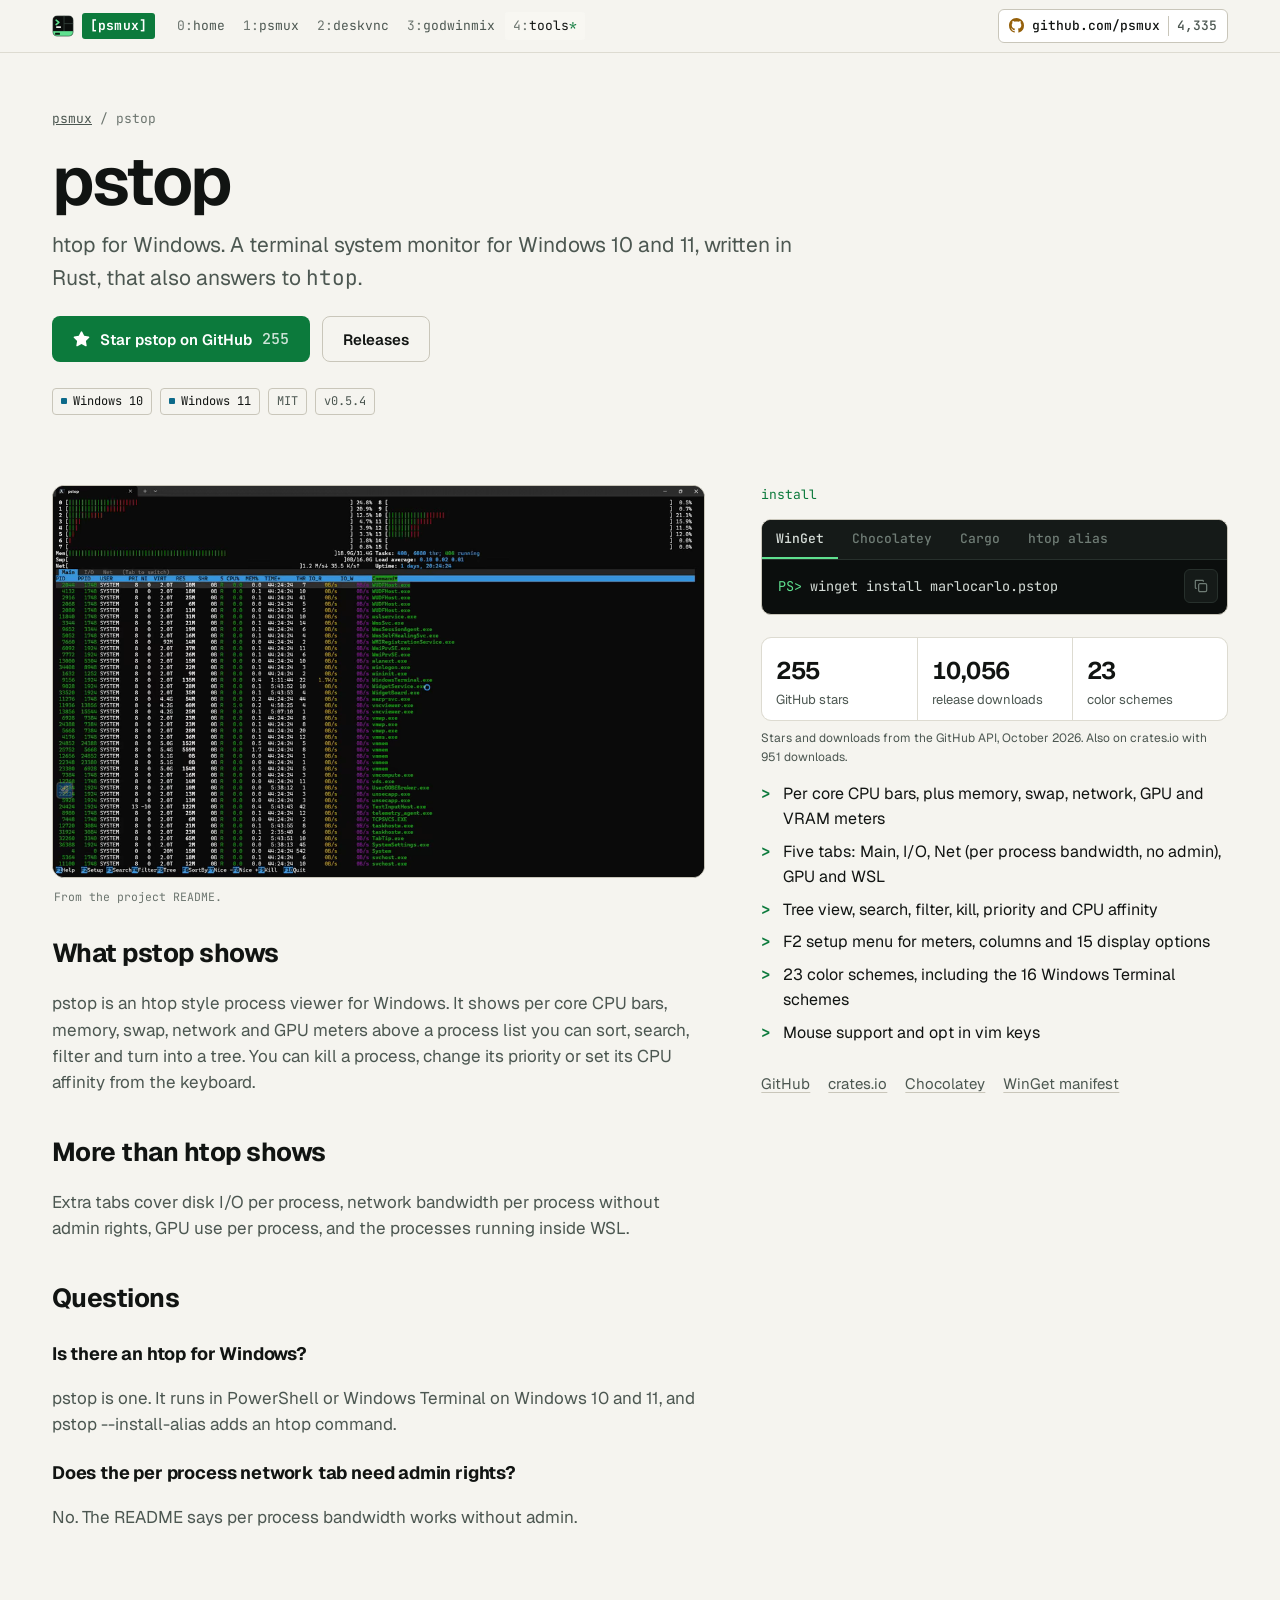
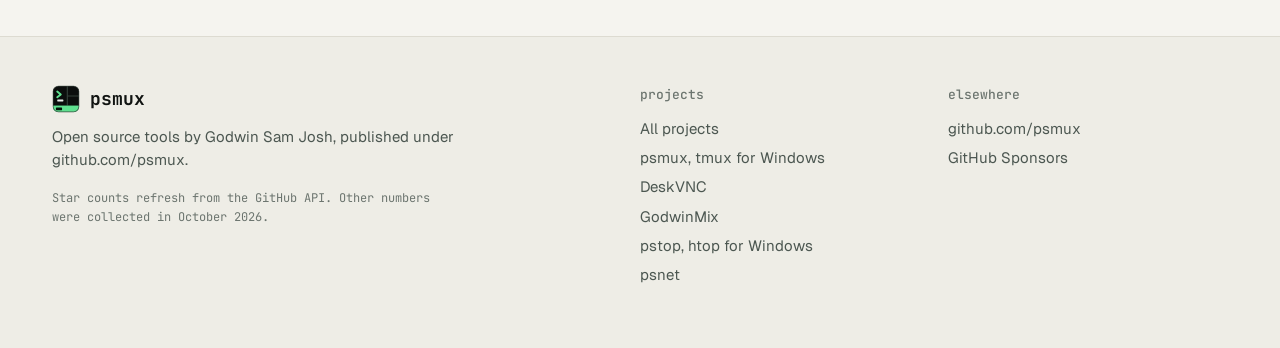
<file: pstop/index.html>
<!doctype html>
<html lang="en">
<head>
<meta charset="utf-8">
<meta name="viewport" content="width=device-width, initial-scale=1">
<title>pstop: htop for Windows, a terminal system monitor in Rust</title>
<meta name="description" content="pstop is htop for Windows 10 and 11: per core CPU bars, memory, GPU, disk I/O and per process network in your terminal. Install with winget install marlocarlo.pstop.">
<link rel="canonical" href="https://psmux.github.io/pstop/">
<meta name="theme-color" content="#0a0c0b" media="(prefers-color-scheme: dark)">
<meta name="theme-color" content="#f5f4ef" media="(prefers-color-scheme: light)">
<meta name="author" content="Godwin Sam Josh">
<meta property="og:type" content="website">
<meta property="og:site_name" content="psmux">
<meta property="og:url" content="https://psmux.github.io/pstop/">
<meta property="og:title" content="pstop: htop for Windows, a terminal system monitor in Rust">
<meta property="og:description" content="pstop is htop for Windows 10 and 11: per core CPU bars, memory, GPU, disk I/O and per process network in your terminal. Install with winget install marlocarlo.pstop.">
<meta property="og:image" content="https://psmux.github.io/assets/og.png">
<meta property="og:image:width" content="1200">
<meta property="og:image:height" content="630">
<meta name="twitter:card" content="summary_large_image">
<meta name="twitter:title" content="pstop: htop for Windows, a terminal system monitor in Rust">
<meta name="twitter:description" content="pstop is htop for Windows 10 and 11: per core CPU bars, memory, GPU, disk I/O and per process network in your terminal. Install with winget install marlocarlo.pstop.">
<meta name="twitter:image" content="https://psmux.github.io/assets/og.png">
<link rel="icon" href="/assets/favicon.svg" type="image/svg+xml">
<link rel="apple-touch-icon" href="/assets/icon-180.png">
<link rel="preconnect" href="https://fonts.googleapis.com">
<link rel="preconnect" href="https://fonts.gstatic.com" crossorigin>
<link rel="stylesheet" href="https://fonts.googleapis.com/css2?family=Geist:wght@400;500;600;700&family=JetBrains+Mono:wght@400;500;700&display=swap">
<link rel="stylesheet" href="/assets/site.css">
<script src="/assets/site.js" defer></script>
<script type="application/ld+json">
{
 "@context": "https://schema.org",
 "@graph": [
  {
   "@type": "SoftwareApplication",
   "name": "pstop",
   "description": "htop style process viewer and system monitor for the Windows terminal, written in Rust.",
   "applicationCategory": "UtilitiesApplication",
   "operatingSystem": "Windows 10, Windows 11",
   "url": "https://psmux.github.io/pstop/",
   "softwareVersion": "0.5.4",
   "license": "https://opensource.org/licenses/MIT",
   "offers": {
    "@type": "Offer",
    "price": "0",
    "priceCurrency": "USD"
   },
   "author": {
    "@type": "Person",
    "name": "Godwin Sam Josh",
    "url": "https://psmux.github.io/"
   },
   "sameAs": [
    "https://github.com/psmux/pstop"
   ]
  },
  {
   "@type": "SoftwareSourceCode",
   "name": "pstop",
   "codeRepository": "https://github.com/psmux/pstop",
   "programmingLanguage": "Rust",
   "license": "https://opensource.org/licenses/MIT"
  },
  {
   "@type": "BreadcrumbList",
   "itemListElement": [
    {
     "@type": "ListItem",
     "position": 1,
     "name": "psmux",
     "item": "https://psmux.github.io/"
    },
    {
     "@type": "ListItem",
     "position": 2,
     "name": "pstop",
     "item": "https://psmux.github.io/pstop/"
    }
   ]
  },
  {
   "@type": "FAQPage",
   "mainEntity": [
    {
     "@type": "Question",
     "name": "Is there an htop for Windows?",
     "acceptedAnswer": {
      "@type": "Answer",
      "text": "pstop is one. It runs in PowerShell or Windows Terminal on Windows 10 and 11, and pstop --install-alias adds an htop command."
     }
    },
    {
     "@type": "Question",
     "name": "Does the per process network tab need admin rights?",
     "acceptedAnswer": {
      "@type": "Answer",
      "text": "No. The README says per process bandwidth works without admin."
     }
    }
   ]
  }
 ]
}
</script>
</head>
<body>
<svg width="0" height="0" style="position:absolute" aria-hidden="true">
  <symbol id="i-star" viewBox="0 0 16 16"><path d="M8 .25a.75.75 0 0 1 .673.418l1.882 3.815 4.21.612a.75.75 0 0 1 .416 1.279l-3.046 2.97.719 4.192a.751.751 0 0 1-1.088.791L8 12.347l-3.766 1.98a.75.75 0 0 1-1.088-.79l.72-4.194L.818 6.374a.75.75 0 0 1 .416-1.28l4.21-.611L7.327.668A.75.75 0 0 1 8 .25Z"/></symbol>
  <symbol id="i-gh" viewBox="0 0 16 16"><path d="M8 0c4.42 0 8 3.58 8 8a8.013 8.013 0 0 1-5.45 7.59c-.4.08-.55-.17-.55-.38 0-.27.01-1.13.01-2.2 0-.75-.25-1.23-.54-1.48 1.78-.2 3.65-.88 3.65-3.95 0-.88-.31-1.59-.82-2.15.08-.2.36-1.02-.08-2.12 0 0-.67-.22-2.2.82-.64-.18-1.32-.27-2-.27-.68 0-1.36.09-2 .27-1.53-1.03-2.2-.82-2.2-.82-.44 1.1-.16 1.92-.08 2.12-.51.56-.82 1.28-.82 2.15 0 3.06 1.86 3.75 3.64 3.95-.23.2-.44.55-.51 1.07-.46.21-1.61.55-2.33-.66-.15-.24-.6-.83-1.23-.82-.67.01-.27.38.01.53.34.19.73.9.82 1.13.16.45.68 1.31 2.69.94 0 .67.01 1.3.01 1.49 0 .21-.15.45-.55.38A7.995 7.995 0 0 1 0 8c0-4.42 3.58-8 8-8Z"/></symbol>
  <symbol id="i-copy" viewBox="0 0 24 24"><rect x="8.5" y="8.5" width="12" height="12" rx="2"/><path d="M15.5 5.5v-1a1 1 0 0 0-1-1h-10a1 1 0 0 0-1 1v10a1 1 0 0 0 1 1h1"/></symbol>
  <symbol id="i-check" viewBox="0 0 24 24"><path d="M4.5 12.5l5 5 10-11"/></symbol>
</svg>
<a class="skip" href="#main">Skip to content</a>
<header class="statusline">
  <nav class="wrap" aria-label="Main">
    <a class="session" href="/" aria-label="psmux home"><img src="/assets/favicon.svg" alt="" width="22" height="22"><span class="tag">[psmux]</span></a>
    <ul class="windows">
      <li><a href="/"><span class="n">0:</span>home</a></li>
      <li><a href="/#psmux"><span class="n">1:</span>psmux</a></li>
      <li><a href="/deskvnc/"><span class="n">2:</span>deskvnc</a></li>
      <li><a href="/godwinmix/"><span class="n">3:</span>godwinmix</a></li>
      <li><a href="/#tools" aria-current="true"><span class="n">4:</span>tools</a></li>
    </ul>
    <div class="status-right">
      <a class="star-btn" href="https://github.com/psmux" aria-label="psmux on GitHub, total stars">
        <svg aria-hidden="true"><use href="#i-gh"/></svg>github.com/psmux
        <span class="count"><span data-total-stars>4,335</span></span>
      </a>
    </div>
  </nav>
</header>

<main id="main">
  <section class="page-hero">
    <div class="wrap">
      <p class="crumbs"><a href="/">psmux</a> / pstop</p>
      <h1>pstop</h1>
      <p class="sub">htop for Windows. A terminal system monitor for Windows 10 and 11, written in Rust, that also answers to <code>htop</code>.</p>
      <div class="cta">
        <a class="btn btn-primary" href="https://github.com/psmux/pstop"><svg aria-hidden="true"><use href="#i-star"/></svg>Star pstop on GitHub <span class="count" data-stars="pstop">255</span></a>
        <a class="btn btn-ghost" href="https://github.com/psmux/pstop/releases">Releases</a>
      </div>
      <ul class="meta-row" aria-label="Platforms and license"><li class="chip os win">Windows 10</li><li class="chip os win">Windows 11</li><li class="chip">MIT</li><li class="chip">v0.5.4</li></ul>
    </div>
  </section>

  <section class="section" style="padding-top:24px">
    <div class="wrap cols">
      <div class="stack">
        <div class="media-slot" data-media="pstop" data-variant="feature" data-eager>
          <div class="frame">
            <div class="ph">
              <div class="ph-bar"><b>pstop</b><span>quick start</span></div>
<pre><span class="pr">PS&gt; </span>winget install marlocarlo.pstop
<span class="pr">PS&gt; </span>pstop --install-alias
<span class="pr">PS&gt; </span>htop</pre>
              <dl class="spec"><dt>release</dt><dd>v0.5.4, April 2026</dd><dt>runs on</dt><dd>Windows 10, Windows 11</dd><dt>size</dt><dd>about 1 MB, one binary</dd><dt>downloads</dt><dd><b>10,056</b> from GitHub releases</dd><dt>license</dt><dd>MIT</dd></dl>
            </div>
          </div>
        </div>
        <div class="prose">
        <!-- GODWIN: rewrite in your voice (heading) -->
        <h2>What pstop shows</h2>
        <p>pstop is an htop style process viewer for Windows. It shows per core CPU bars, memory, swap, network and GPU meters above a process list you can sort, search, filter and turn into a tree. You can kill a process, change its priority or set its CPU affinity from the keyboard.</p>
        <h2>More than htop shows</h2>
        <p>Extra tabs cover disk I/O per process, network bandwidth per process without admin rights, GPU use per process, and the processes running inside WSL.</p>
        <h2>Questions</h2>
        <h3>Is there an htop for Windows?</h3>
        <p>pstop is one. It runs in PowerShell or Windows Terminal on Windows 10 and 11, and pstop --install-alias adds an htop command.</p>
        <h3>Does the per process network tab need admin rights?</h3>
        <p>No. The README says per process bandwidth works without admin.</p>
        </div>
      </div>
      <div>
        <div class="feature-copy">
          <span class="kicker">install</span>
          <div class="install" data-tabs>
        <div class="install-tabs" role="tablist" aria-label="Install pstop"><button role="tab" aria-selected="true">WinGet</button><button role="tab" aria-selected="false">Chocolatey</button><button role="tab" aria-selected="false">Cargo</button><button role="tab" aria-selected="false">htop alias</button></div>
        <div class="cmd" role="tabpanel"><pre><code><span class="pr">PS&gt; </span>winget install marlocarlo.pstop</code></pre></div>
<div class="cmd" role="tabpanel" hidden><pre><code><span class="pr">PS&gt; </span>choco install pstop</code></pre></div>
<div class="cmd" role="tabpanel" hidden><pre><code><span class="pr">PS&gt; </span>cargo install pstop</code></pre></div>
<div class="cmd" role="tabpanel" hidden><pre><code><span class="pr">PS&gt; </span>pstop --install-alias</code></pre>
          <p class="install-foot">Adds an <code>htop</code> command that runs pstop.</p></div>
      </div>
          <div class="proof" style="margin-top:22px"><div><b>255</b><span>GitHub stars</span></div><div><b>10,056</b><span>release downloads</span></div><div><b>23</b><span>color schemes</span></div></div>
          <p class="proof-note">Stars and downloads from the GitHub API, October 2026. Also on crates.io with 951 downloads.</p>
          <ul class="ticks"><li>Per core CPU bars, plus memory, swap, network, GPU and VRAM meters</li><li>Five tabs: Main, I/O, Net (per process bandwidth, no admin), GPU and WSL</li><li>Tree view, search, filter, kill, priority and CPU affinity</li><li>F2 setup menu for meters, columns and 15 display options</li><li>23 color schemes, including the 16 Windows Terminal schemes</li><li>Mouse support and opt in vim keys</li></ul>
          <div class="links"><a href="https://github.com/psmux/pstop">GitHub</a><a href="https://crates.io/crates/pstop">crates.io</a><a href="https://community.chocolatey.org/packages/pstop">Chocolatey</a><a href="https://github.com/microsoft/winget-pkgs/tree/master/manifests/m/marlocarlo/pstop">WinGet manifest</a></div>
        </div>
      </div>
    </div>
  </section>
</main>

<footer class="foot">
  <div class="wrap foot-grid">
    <div>
      <div class="brand"><img src="/assets/favicon.svg" alt="" width="28" height="28">psmux</div>
      <p>Open source tools by Godwin Sam Josh, published under github.com/psmux.</p>
      <p class="fine">Star counts refresh from the GitHub API. Other numbers were collected in October 2026.</p>
    </div>
    <div>
      <h2>Projects</h2>
      <ul>
        <li><a href="/">All projects</a></li>
        <li><a href="https://psmux.pages.dev/">psmux, tmux for Windows</a></li>
        <li><a href="/deskvnc/">DeskVNC</a></li>
        <li><a href="/godwinmix/">GodwinMix</a></li>
        <li><a href="/pstop/">pstop, htop for Windows</a></li>
        <li><a href="/psnet/">psnet</a></li>
      </ul>
    </div>
    <div>
      <h2>Elsewhere</h2>
      <ul>
        <li><a href="https://github.com/psmux">github.com/psmux</a></li>
        <li><a href="https://github.com/sponsors/psmux">GitHub Sponsors</a></li>
      </ul>
    </div>
  </div>
</footer>
</body>
</html>
</file>
<file: assets/site.css>
/* psmux.github.io, one stylesheet. Dark first, light via prefers-color-scheme. */

:root {
  color-scheme: dark;
  --bg: #0a0c0b;
  --bg-2: #0e1110;
  --surface: #121615;
  --surface-2: #171c1a;
  --line: #222a27;
  --line-2: #2e3834;
  --text: #e9ede9;
  --muted: #9aa69f;
  --dim: #6b7771;
  --accent: #5fe08f;
  --accent-ink: #04140a;
  --accent-soft: rgba(95, 224, 143, 0.12);
  --amber: #f3b74f;
  --cyan: #74c9e6;
  --red: #f0716a;
  --focus: #9cf5bd;

  /* the terminal stays dark in both themes */
  --t-bg: #0b0e0d;
  --t-chrome: #151a18;
  --t-line: #27302c;
  --t-text: #d6ddd8;
  --t-dim: #6f7c75;
  --t-green: #5fe08f;
  --t-cyan: #74c9e6;
  --t-amber: #f3b74f;
  --t-red: #f0716a;
  --t-magenta: #d79ae6;

  --sans: "Geist", ui-sans-serif, system-ui, -apple-system, "Segoe UI", Roboto, sans-serif;
  --mono: "JetBrains Mono", ui-monospace, "Cascadia Code", "SF Mono", Menlo, Consolas, monospace;

  --gutter: 16px;
  --max: 1240px;
  --radius: 10px;
}

@media (prefers-color-scheme: light) {
  :root {
    color-scheme: light;
    --bg: #f5f4ef;
    --bg-2: #eeede6;
    --surface: #ffffff;
    --surface-2: #f8f7f2;
    --line: #dddbd1;
    --line-2: #c9c6ba;
    --text: #111412;
    --muted: #4c5751;
    --dim: #6c756f;
    --accent: #0c7a3c;
    --accent-ink: #ffffff;
    --accent-soft: rgba(12, 122, 60, 0.09);
    --amber: #95600a;
    --cyan: #0d6a8a;
    --red: #b3261e;
    --focus: #0c7a3c;
  }
}

*, *::before, *::after { box-sizing: border-box; }

html { -webkit-text-size-adjust: 100%; scroll-padding-top: 64px; }
@media (prefers-reduced-motion: no-preference) { html { scroll-behavior: smooth; } }

body {
  margin: 0;
  background: var(--bg);
  color: var(--text);
  font-family: var(--sans);
  font-size: 17px;
  line-height: 1.55;
  -webkit-font-smoothing: antialiased;
  overflow-x: hidden;
}

img, video { display: block; max-width: 100%; height: auto; }
a { color: inherit; }
code, pre, kbd, .mono { font-family: var(--mono); }
:focus-visible { outline: 2px solid var(--focus); outline-offset: 3px; border-radius: 4px; }

.wrap { max-width: var(--max); margin: 0 auto; padding: 0 var(--gutter); }
@media (min-width: 720px) { :root { --gutter: 32px; } }

.skip {
  position: absolute; left: 12px; top: -60px; z-index: 100;
  background: var(--accent); color: var(--accent-ink);
  padding: 8px 14px; border-radius: 6px; font-weight: 600; text-decoration: none;
}
.skip:focus { top: 12px; }

.visually-hidden {
  position: absolute !important; width: 1px; height: 1px; overflow: hidden;
  clip: rect(0 0 0 0); white-space: nowrap;
}

/* ---------- status line nav, styled after a tmux status bar ---------- */

.statusline {
  position: sticky; top: 0; z-index: 50;
  background: color-mix(in srgb, var(--bg) 88%, transparent);
  backdrop-filter: saturate(140%) blur(8px);
  -webkit-backdrop-filter: saturate(140%) blur(8px);
  border-bottom: 1px solid var(--line);
  font-family: var(--mono);
  font-size: 13px;
}
.statusline .wrap {
  display: flex; align-items: center; gap: 14px; height: 52px;
}
.session {
  display: inline-flex; align-items: center; gap: 8px;
  text-decoration: none; font-weight: 700; flex: none;
}
.session .tag {
  background: var(--accent); color: var(--accent-ink);
  padding: 3px 8px; border-radius: 3px; letter-spacing: 0.01em;
}
.session img { width: 22px; height: 22px; }
.windows {
  display: flex; gap: 2px; overflow-x: auto; scrollbar-width: none;
  flex: 1 1 auto; min-width: 0; margin: 0; padding: 0; list-style: none;
}
.windows::-webkit-scrollbar { display: none; }
.windows a {
  display: block; padding: 4px 8px; border-radius: 3px; white-space: nowrap;
  text-decoration: none; color: var(--muted);
}
.windows a:hover { color: var(--text); background: var(--surface-2); }
.windows a[aria-current="true"] { color: var(--text); background: var(--surface-2); }
.windows a[aria-current="true"]::after { content: "*"; color: var(--accent); }
.windows .n { color: var(--dim); }
.status-right { display: flex; align-items: center; gap: 8px; flex: none; }

.star-btn {
  display: inline-flex; align-items: center; gap: 8px;
  font-family: var(--mono); font-size: 13px; font-weight: 500;
  border: 1px solid var(--line-2); border-radius: 6px;
  padding: 6px 10px; text-decoration: none; color: var(--text);
  background: var(--surface);
  white-space: nowrap;
}
.star-btn:hover { border-color: var(--amber); }
.star-btn svg { width: 15px; height: 15px; fill: var(--amber); flex: none; }
.star-btn .count { color: var(--muted); border-left: 1px solid var(--line-2); padding-left: 8px; }

@media (max-width: 560px) {
  .statusline .windows { display: none; }
  .statusline .wrap { justify-content: space-between; }
}

/* ---------- buttons ---------- */

.btn {
  display: inline-flex; align-items: center; justify-content: center; gap: 10px;
  min-height: 46px; padding: 0 20px; border-radius: 8px;
  font: 600 15px/1 var(--sans); text-decoration: none; cursor: pointer;
  border: 1px solid transparent; transition: transform .15s ease, background .15s ease, border-color .15s ease;
}
.btn svg { width: 17px; height: 17px; flex: none; }
.btn-primary { background: var(--accent); color: var(--accent-ink); }
.btn-primary:hover { transform: translateY(-1px); }
.btn-primary svg { fill: currentColor; }
.btn-ghost { border-color: var(--line-2); color: var(--text); background: transparent; }
.btn-ghost:hover { border-color: var(--text); }
.btn .count { font-family: var(--mono); font-weight: 500; opacity: .8; }

/* ---------- hero ---------- */

.hero { padding: 56px 0 40px; position: relative; }
.hero::before {
  content: ""; position: absolute; inset: 0; z-index: -1; pointer-events: none;
  background-image: radial-gradient(var(--line) 1px, transparent 1px);
  background-size: 22px 22px;
  mask-image: linear-gradient(to bottom, #000 0%, transparent 85%);
  -webkit-mask-image: linear-gradient(to bottom, #000 0%, transparent 85%);
  opacity: .7;
}
.hero-grid { display: grid; gap: 36px; align-items: center; grid-template-columns: minmax(0, 1fr); }
@media (min-width: 1080px) {
  .hero { padding: 72px 0 56px; }
  .hero-grid { grid-template-columns: minmax(0, 5fr) minmax(0, 7fr); gap: 48px; }
}

.eyebrow {
  font-family: var(--mono); font-size: 13px; color: var(--muted);
  display: flex; flex-wrap: wrap; gap: 6px 14px; margin: 0 0 18px;
}
.eyebrow .dot { color: var(--accent); }
.hero h1 {
  font-size: clamp(40px, 6.4vw, 70px); line-height: 1.0; letter-spacing: -0.035em;
  font-weight: 650; margin: 0 0 22px;
}
.hero h1 em { font-style: normal; color: var(--accent); }
.lede { font-size: 19px; color: var(--muted); margin: 0 0 14px; max-width: 34em; }
.lede-2 { font-size: 16px; color: var(--muted); margin: 0 0 26px; max-width: 36em; }
@media (max-width: 640px) { .lede { font-size: 17px; } .lede-2 { font-size: 15px; } .hero { padding-top: 36px; } }
.lede strong { color: var(--text); font-weight: 600; }
.cta { display: flex; flex-wrap: wrap; gap: 12px; margin-bottom: 26px; }
.hero-proof {
  font-family: var(--mono); font-size: 13px; color: var(--muted);
  display: flex; flex-wrap: wrap; align-items: center; gap: 8px 18px;
}
.hero-proof b { color: var(--text); font-weight: 600; }
.hero-proof svg { width: 14px; height: 14px; fill: var(--amber); vertical-align: -2px; }
.live-dot {
  display: inline-block; width: 7px; height: 7px; border-radius: 50%;
  background: var(--accent); margin-right: 6px; vertical-align: 1px;
  box-shadow: 0 0 0 3px var(--accent-soft);
}

/* ---------- the illustrated terminal ---------- */

.term-figure { margin: 0; min-width: 0; }
.term {
  background: var(--t-bg); color: var(--t-text);
  border: 1px solid var(--t-line); border-radius: 12px; overflow: hidden;
  box-shadow: 0 30px 80px -30px rgba(0,0,0,.65), 0 0 0 1px rgba(255,255,255,.02) inset;
  font-family: var(--mono); font-size: 13px; line-height: 1.5;
}
.term-chrome {
  display: flex; align-items: center; gap: 8px; height: 38px; padding: 0 12px;
  background: var(--t-chrome); border-bottom: 1px solid var(--t-line);
  font-size: 12px; color: var(--t-dim);
}
.term-tab {
  display: inline-flex; align-items: center; gap: 8px;
  background: var(--t-bg); color: var(--t-text);
  padding: 5px 12px; border-radius: 6px 6px 0 0; margin-top: 8px; height: 30px;
}
.term-tab i { width: 8px; height: 8px; border-radius: 2px; background: var(--t-cyan); display: inline-block; }
.term-chrome .spacer { flex: 1; }
.term-chrome .ctl { display: flex; gap: 14px; }
.term-chrome .ctl span { width: 10px; height: 10px; border: 1px solid var(--t-dim); display: block; }
.term-chrome .ctl span:first-child { height: 0; border-width: 1px 0 0; margin-top: 5px; }

.term-screen { position: relative; height: 430px; display: flex; flex-direction: column; }
@media (max-width: 640px) { .term { font-size: 11px; } .term-screen { height: 340px; } }

.panes {
  flex: 1; min-height: 0; display: grid;
  grid-template-columns: 1fr 0fr; grid-template-rows: 1fr 0fr;
  transition: grid-template-columns .5s cubic-bezier(.2,.7,.2,1), grid-template-rows .5s cubic-bezier(.2,.7,.2,1);
}
.panes[data-layout="2"] { grid-template-columns: 1fr 1fr; grid-template-rows: 1fr 0fr; }
.panes[data-layout="3"] { grid-template-columns: 1fr 1fr; grid-template-rows: 1fr 1fr; }
.pane { min-width: 0; min-height: 0; overflow: hidden; padding: 10px 12px; position: relative; }
.pane pre { margin: 0; font: inherit; white-space: pre; }
.pane.p0 { grid-column: 1; grid-row: 1 / span 2; }
.pane.p1 { grid-column: 2; grid-row: 1; border-left: 1px solid var(--t-line); }
.pane.p2 { grid-column: 2; grid-row: 2; border-left: 1px solid var(--t-line); border-top: 1px solid var(--t-line); }
.panes[data-layout="2"] .p1 { grid-row: 1 / span 2; }
.panes[data-layout="1"] .p1, .panes[data-layout="1"] .p2, .panes[data-layout="2"] .p2 { padding: 0; border: 0; }
.pane.active { box-shadow: inset 0 0 0 1px rgba(95,224,143,.35); }
.pane.active { box-shadow: none; }

.t-g { color: var(--t-green); } .t-c { color: var(--t-cyan); } .t-a { color: var(--t-amber); }
.t-r { color: var(--t-red); } .t-m { color: var(--t-magenta); } .t-d { color: var(--t-dim); }
.t-b { font-weight: 700; }
.cursor { display: inline-block; width: .6em; height: 1.15em; background: var(--t-text); vertical-align: -0.2em; animation: blink 1.05s steps(1) infinite; }
@keyframes blink { 50% { opacity: 0; } }

.tstatus {
  display: flex; justify-content: space-between; gap: 12px; height: 22px; line-height: 22px;
  background: var(--t-green); color: #04140a; padding: 0 8px; white-space: nowrap; overflow: hidden;
  transform: translateY(100%); transition: transform .35s ease;
}
.tstatus.on { transform: none; }
.tstatus .w-active { font-weight: 700; }

.keys {
  position: absolute; right: 16px; top: 14px;
  background: rgba(20,26,24,.92); border: 1px solid var(--t-line); color: var(--t-text);
  padding: 6px 10px; border-radius: 6px; font-size: 12px; opacity: 0; transform: translateY(-4px);
  transition: opacity .2s ease, transform .2s ease;
}
.keys.on { opacity: 1; transform: none; }
.keys kbd {
  display: inline-block; border: 1px solid var(--t-line); border-bottom-width: 2px; border-radius: 4px;
  padding: 0 6px; margin: 0 2px; background: #0f1312; font-size: 11px;
}
.keys .what { color: var(--t-dim); margin-left: 6px; }

.term-caption { font-family: var(--mono); font-size: 12px; color: var(--dim); margin-top: 12px; }

/* ---------- numbers strip ---------- */

.numbers { border-top: 1px solid var(--line); border-bottom: 1px solid var(--line); background: var(--bg-2); }
.numbers ul {
  list-style: none; margin: 0; padding: 0;
  display: grid; grid-template-columns: repeat(2, minmax(0, 1fr));
}
@media (min-width: 860px) { .numbers ul { grid-template-columns: repeat(4, minmax(0, 1fr)); } }
.numbers li { padding: 26px 18px 24px 0; border-bottom: 1px solid var(--line); }
@media (min-width: 860px) {
  .numbers li { border-bottom: 0; padding: 32px 24px 30px; border-left: 1px solid var(--line); }
  .numbers li:first-child { border-left: 0; padding-left: 0; }
}
@media (max-width: 859px) {
  .numbers li:nth-child(even) { padding-left: 18px; border-left: 1px solid var(--line); }
  .numbers li:nth-last-child(-n+2) { border-bottom: 0; }
}
.numbers .big {
  display: block; font-size: clamp(30px, 4vw, 44px); font-weight: 650; letter-spacing: -0.03em; line-height: 1.05;
  font-variant-numeric: tabular-nums;
}
.numbers .lbl { display: block; color: var(--muted); font-size: 14px; margin-top: 6px; }
.numbers .src { display: block; color: var(--dim); font-family: var(--mono); font-size: 11px; margin-top: 4px; }

/* ---------- sections ---------- */

section { scroll-margin-top: 60px; }
.section { padding: 88px 0; }
.section + .section { border-top: 1px solid var(--line); }
.section-head { margin-bottom: 36px; max-width: 46em; }
.section-head h2 { font-size: clamp(30px, 4vw, 44px); letter-spacing: -0.03em; line-height: 1.08; margin: 0 0 12px; font-weight: 650; }
.section-head p { color: var(--muted); margin: 0; }
.kicker { font-family: var(--mono); font-size: 13px; color: var(--accent); margin: 0 0 14px; display: block; }

/* featured products */

.feature { display: grid; gap: 36px; align-items: start; grid-template-columns: minmax(0, 1fr); }
@media (min-width: 1000px) {
  .feature { grid-template-columns: minmax(0, 7fr) minmax(0, 5fr); gap: 56px; }
  .feature.flip { grid-template-columns: minmax(0, 5fr) minmax(0, 7fr); }
  .feature.flip .feature-media { order: 2; }
  .feature-copy { position: sticky; top: 84px; }
  /* on the home page the copy is the tall column, so the media rides along instead */
  .feature .feature-copy { position: static; }
  .feature .feature-media { position: sticky; top: 84px; }
}
.feature-copy h2 {
  font-size: clamp(38px, 5vw, 58px); letter-spacing: -0.035em; line-height: 1; margin: 0 0 12px; font-weight: 650;
}
.feature-copy .sub { font-size: 20px; line-height: 1.35; margin: 0 0 18px; color: var(--text); font-weight: 500; letter-spacing: -0.01em; }
.feature-copy p { color: var(--muted); margin: 0 0 16px; }
.meta-row {
  display: flex; flex-wrap: wrap; gap: 8px; margin: 0 0 22px; padding: 0; list-style: none;
}
.chip {
  font-family: var(--mono); font-size: 12px; padding: 3px 8px; border-radius: 4px;
  border: 1px solid var(--line-2); color: var(--muted); white-space: nowrap;
}
.chip.os { color: var(--text); }
.chip.os::before { content: ""; display: inline-block; width: 6px; height: 6px; border-radius: 1px; margin-right: 6px; vertical-align: 1px; background: var(--dim); }
.chip.os.win::before { background: var(--cyan); }
.chip.os.mac::before { background: var(--text); }
.chip.os.lin::before { background: var(--amber); }
.chip.os.dock::before { background: var(--accent); }

.ticks { list-style: none; padding: 0; margin: 0 0 26px; }
.ticks li { position: relative; padding-left: 22px; margin-bottom: 8px; color: var(--text); font-size: 16px; }
.ticks li::before { content: ">"; position: absolute; left: 0; color: var(--accent); font-family: var(--mono); font-weight: 700; }

.proof {
  display: grid; grid-template-columns: repeat(3, minmax(0, 1fr)); gap: 1px;
  background: var(--line); border: 1px solid var(--line); border-radius: var(--radius); overflow: hidden; margin: 0 0 8px;
}
.proof div { background: var(--surface); padding: 14px 14px 12px; }
.proof b { display: block; font-size: 24px; letter-spacing: -0.02em; font-weight: 650; font-variant-numeric: tabular-nums; }
.proof span { display: block; font-size: 13px; color: var(--muted); line-height: 1.35; margin-top: 2px; }
.proof-note { font-size: 12px; color: var(--dim); margin: 0 0 24px; }
@media (max-width: 480px) {
  .proof div { padding: 12px 10px 10px; }
  .proof b { font-size: 20px; }
  .proof span { font-size: 12px; }
}

.links { display: flex; flex-wrap: wrap; gap: 10px 18px; align-items: center; margin-top: 22px; font-size: 15px; }
.links a:not(.btn) { color: var(--muted); text-decoration: underline; text-decoration-color: var(--line-2); text-underline-offset: 3px; }
.links a:not(.btn):hover { color: var(--text); text-decoration-color: var(--accent); }

/* install box with tabs and copy */

.install {
  border: 1px solid var(--line-2); border-radius: var(--radius); overflow: hidden; background: var(--t-bg);
  color: var(--t-text);
}
.install-tabs { display: flex; overflow-x: auto; border-bottom: 1px solid var(--t-line); background: var(--t-chrome); scrollbar-width: none; }
.install-tabs::-webkit-scrollbar { display: none; }
.install-tabs button {
  appearance: none; border: 0; background: transparent; color: var(--t-dim);
  font: 500 13px/1 var(--mono); padding: 12px 14px; cursor: pointer; white-space: nowrap;
  border-bottom: 2px solid transparent;
}
.install-tabs button[aria-selected="true"] { color: var(--t-text); border-bottom-color: var(--t-green); }
.install-tabs button:hover { color: var(--t-text); }
.cmd { position: relative; }
.cmd pre {
  margin: 0; padding: 16px 56px 16px 16px; font: 13.5px/1.6 var(--mono);
  white-space: pre-wrap; overflow-wrap: anywhere; color: var(--t-text);
}
.cmd pre .pr { color: var(--t-green); user-select: none; -webkit-user-select: none; }
.cmd pre .cm { color: var(--t-dim); }
.copy {
  position: absolute; top: 9px; right: 9px; appearance: none; cursor: pointer;
  width: 34px; height: 34px; border-radius: 6px; border: 1px solid var(--t-line);
  background: var(--t-chrome); color: var(--t-dim); display: grid; place-items: center;
}
.copy:hover { color: var(--t-text); border-color: var(--t-dim); }
.copy svg { width: 16px; height: 16px; fill: none; stroke: currentColor; stroke-width: 1.8; }
.copy.done { color: var(--t-green); border-color: var(--t-green); }
.install-foot { font-family: var(--mono); font-size: 12px; color: var(--t-dim); padding: 0 16px 14px; }
.install-foot a { color: var(--t-cyan); }

/* media frames */

.feature-media { min-width: 0; }
.frame {
  margin: 0; border: 1px solid var(--line-2); border-radius: 12px; overflow: hidden; background: var(--t-bg);
  position: relative;
}
.frame img, .frame video { width: 100%; height: auto; }
.frame figcaption, .media-src {
  font-family: var(--mono); font-size: 11.5px; line-height: 1.5; color: var(--dim); padding: 10px 2px 0; max-width: 72em;
}
.thumbs { display: flex; gap: 10px; margin-top: 12px; overflow-x: auto; padding-bottom: 4px; }
.thumbs button {
  flex: none; width: 120px; padding: 0; border-radius: 6px; overflow: hidden; cursor: pointer;
  border: 1px solid var(--line-2); background: var(--t-bg); opacity: .65; transition: opacity .15s ease, border-color .15s ease;
}
.thumbs button[aria-pressed="true"], .thumbs button:hover { opacity: 1; border-color: var(--accent); }
.thumbs img { width: 100%; height: 68px; object-fit: cover; }
.thumbs .vid { height: 68px; display: grid; place-items: center; font: 600 11px var(--mono); color: var(--t-text); }

/* placeholder: an honest terminal block with the real command */

.ph {
  background: var(--t-bg); color: var(--t-text); font-family: var(--mono); font-size: 13.5px;
  min-height: 100%; display: flex; flex-direction: column;
}
.ph-bar {
  display: flex; justify-content: space-between; align-items: center; gap: 10px;
  padding: 10px 14px; border-bottom: 1px solid var(--t-line); background: var(--t-chrome);
  color: var(--t-dim); font-size: 12px;
}
.ph-bar b { color: var(--t-text); font-weight: 500; }
.ph pre { margin: 0; padding: 18px 16px; white-space: pre-wrap; word-break: break-word; line-height: 1.65; flex: 1; }
.ph .pr { color: var(--t-green); }
.ph .cm { color: var(--t-dim); }
.feature-media .ph pre { font-size: 15px; padding: 26px 24px 8px; flex: none; }
.spec { margin: 0; padding: 18px 24px 26px; display: grid; grid-template-columns: max-content minmax(0, 1fr); gap: 7px 22px; border-top: 1px dashed var(--t-line); font-size: 13.5px; }
.spec dt { color: var(--t-dim); }
.spec dd { margin: 0; color: var(--t-text); }
.spec dd b { color: var(--t-amber); font-weight: 500; }

@media (max-width: 640px) { .feature-media .ph pre { font-size: 13px; padding: 18px 16px 6px; } .spec { padding: 14px 16px 20px; font-size: 12.5px; gap: 6px 14px; } }

/* ---------- tools grid ---------- */

.grid { display: grid; gap: 18px; grid-template-columns: minmax(0, 1fr); }
@media (min-width: 700px) { .grid { grid-template-columns: repeat(2, minmax(0, 1fr)); } }
@media (min-width: 1080px) { .grid { grid-template-columns: repeat(3, minmax(0, 1fr)); } }

.card {
  display: flex; flex-direction: column; border: 1px solid var(--line); border-radius: 12px;
  background: var(--surface); overflow: hidden; transition: border-color .2s ease, transform .2s ease;
  position: relative;
}
.card:hover, .card:focus-within { border-color: var(--line-2); }
@media (prefers-reduced-motion: no-preference) { .card:hover { transform: translateY(-2px); } }
.card-media { aspect-ratio: 16 / 9; background: var(--t-bg); border-bottom: 1px solid var(--line); overflow: hidden; position: relative; }
.card-media img, .card-media video { width: 100%; height: 100%; object-fit: cover; object-position: top left; }
.card-media .ph { height: 100%; font-size: 12.5px; }
.card-media .ph pre { padding: 14px; overflow: hidden; }
/* projects with no capture yet get a drawn terminal instead of an empty box */
.card-media .ph.drawn {
  background:
    radial-gradient(120% 90% at 100% 100%, rgba(95,224,143,.10), transparent 60%),
    radial-gradient(rgba(255,255,255,.045) 1px, transparent 1px) 0 0 / 18px 18px,
    var(--t-bg);
}
.card-media .ph.drawn pre { padding: 16px 16px 12px; line-height: 1.7; }
.card-media .ph.drawn .ph-bar { background: rgba(21,26,24,.9); }
.card-media .ph.drawn .ph-bar span { font-size: 11px; border: 1px solid var(--t-line); border-radius: 4px; padding: 1px 6px; }
.play-hint {
  position: absolute; right: 10px; bottom: 10px; font: 500 11px var(--mono); color: #fff;
  background: rgba(0,0,0,.6); padding: 3px 7px; border-radius: 4px; pointer-events: none;
}
.card-body { padding: 18px 18px 16px; display: flex; flex-direction: column; flex: 1; gap: 10px; }
.card-title { display: flex; align-items: baseline; justify-content: space-between; gap: 12px; }
.card h3 { font-size: 21px; letter-spacing: -0.02em; margin: 0; font-weight: 650; }
.card h3 a { text-decoration: none; }
.card h3 a::after { content: ""; position: absolute; inset: 0; z-index: 1; }
.card .stars { font-family: var(--mono); font-size: 13px; color: var(--muted); white-space: nowrap; }
.card .stars svg { width: 13px; height: 13px; fill: var(--amber); vertical-align: -1px; margin-right: 4px; }
.card p { margin: 0; color: var(--muted); font-size: 15px; line-height: 1.5; }
.card .meta-row { margin: 0; }
.card .cmd { margin-top: auto; position: relative; z-index: 2; border: 1px solid var(--t-line); border-radius: 8px; background: var(--t-bg); }
.card .cmd pre {
  font-size: 12.5px; padding: 11px 50px 11px 12px;
  /* long one liners scroll sideways in cards and fade out before the copy button */
  white-space: pre; overflow-wrap: normal; overflow-x: auto; scrollbar-width: none;
  -webkit-mask-image: linear-gradient(to right, #000 calc(100% - 64px), transparent calc(100% - 42px));
  mask-image: linear-gradient(to right, #000 calc(100% - 64px), transparent calc(100% - 42px));
}
.card .cmd pre::-webkit-scrollbar { display: none; }
.card .cmd .copy { top: 5px; right: 5px; width: 30px; height: 30px; }
.card .note { font-size: 12px; color: var(--dim); font-family: var(--mono); }

/* ---------- under the hood + footer ---------- */

.hood { padding: 40px 0; border-top: 1px solid var(--line); color: var(--muted); font-size: 15px; }
.hood p { margin: 0; max-width: 62em; }
.hood a { color: var(--text); text-decoration-color: var(--line-2); text-underline-offset: 3px; }
.hood .kicker { color: var(--dim); margin-bottom: 8px; }

.foot { border-top: 1px solid var(--line); background: var(--bg-2); padding: 48px 0 56px; font-size: 15px; }
.foot-grid { display: grid; gap: 28px; }
@media (min-width: 800px) { .foot-grid { grid-template-columns: 2fr 1fr 1fr; } }
.foot h2 { font-size: 13px; font-family: var(--mono); color: var(--dim); font-weight: 500; margin: 0 0 12px; text-transform: lowercase; }
.foot ul { list-style: none; margin: 0; padding: 0; }
.foot li { margin-bottom: 6px; }
.foot a { color: var(--muted); text-decoration: none; }
.foot a:hover { color: var(--text); text-decoration: underline; }
.foot p { color: var(--muted); margin: 0 0 10px; max-width: 34em; }
.foot .fine { font-family: var(--mono); font-size: 12px; color: var(--dim); margin-top: 18px; }
.foot .brand { display: flex; align-items: center; gap: 10px; font: 700 18px var(--mono); margin-bottom: 12px; color: var(--text); }
.foot .brand img { width: 28px; height: 28px; }

/* ---------- product pages ---------- */

.crumbs { font-family: var(--mono); font-size: 13px; color: var(--dim); margin: 0 0 18px; }
.crumbs a { color: var(--muted); }
.page-hero { padding: 56px 0 24px; }
.page-hero h1 { font-size: clamp(40px, 6vw, 68px); letter-spacing: -0.035em; line-height: 1; margin: 0 0 14px; font-weight: 650; }
.page-hero .sub { font-size: 21px; max-width: 36em; margin: 0 0 22px; color: var(--muted); }
.cols { display: grid; gap: 36px; grid-template-columns: minmax(0, 1fr); }
@media (min-width: 1000px) { .cols { grid-template-columns: minmax(0, 7fr) minmax(0, 5fr); gap: 56px; } }
.prose h2 { font-size: 26px; letter-spacing: -0.02em; margin: 36px 0 12px; }
.prose p, .prose li { color: var(--muted); }
.prose li { margin-bottom: 6px; }
.prose code { font-size: .9em; background: var(--surface-2); border: 1px solid var(--line); padding: 1px 5px; border-radius: 4px; }
.stack > * + * { margin-top: 18px; }

/* 404 */
.nf { min-height: 70vh; display: grid; place-items: center; padding: 48px 0; }
.nf .term { max-width: 640px; width: 100%; }
.nf pre { margin: 0; padding: 20px; white-space: pre-wrap; }

@media (prefers-reduced-motion: reduce) {
  *, *::before, *::after { transition: none !important; animation: none !important; }
}
.prose h3 { font-size: 18px; margin: 22px 0 6px; letter-spacing: -0.01em; }
.prose h2:first-child { margin-top: 28px; }
</file>
